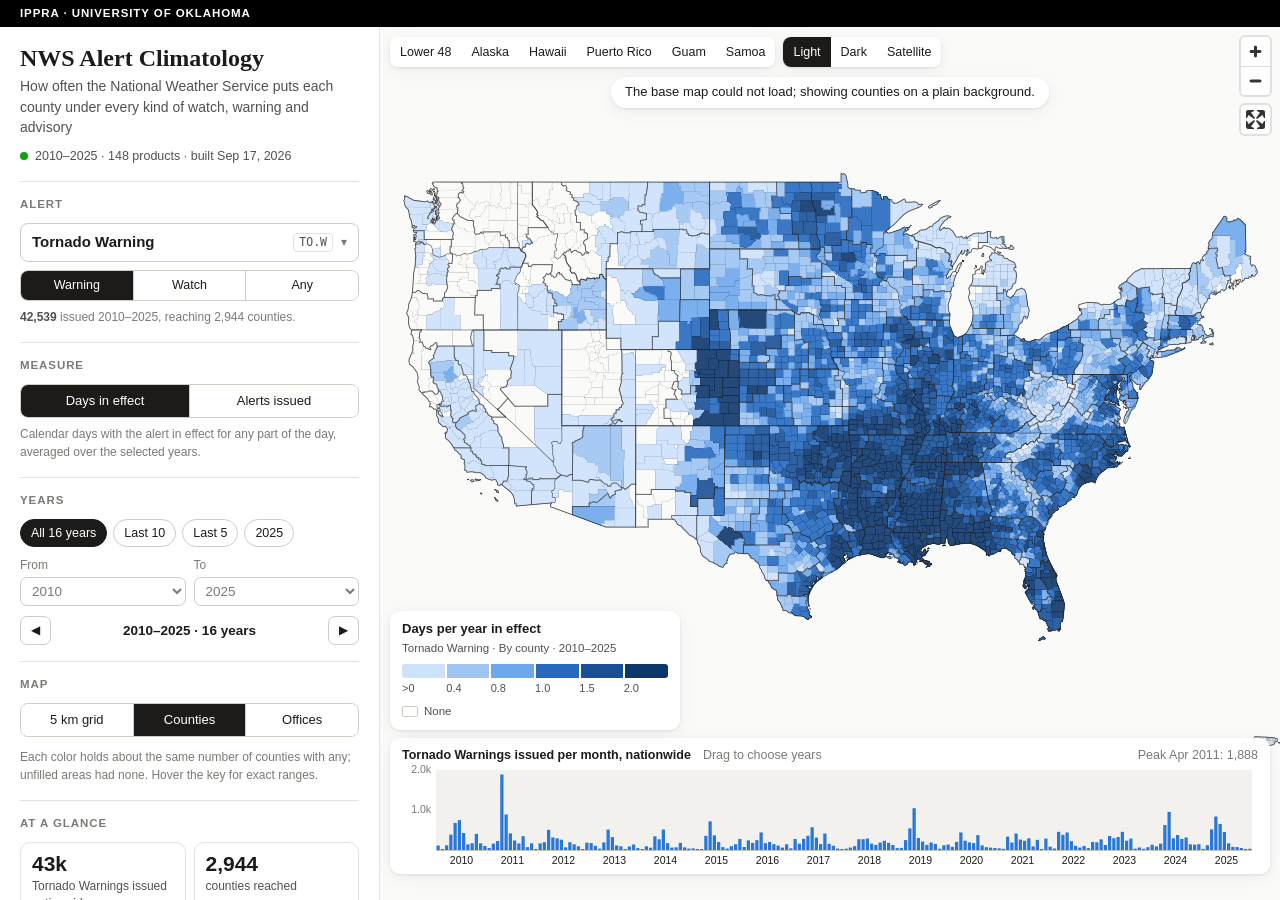
<file: index.html>
<!DOCTYPE html>
<html lang="en">
<head>
<meta charset="utf-8">
<meta name="viewport" content="width=device-width, initial-scale=1">
<script>
// Some static handlers serve /alerts without adding the trailing slash, which
// breaks every relative URL in this page. Canonicalize first.
(function(){var p=location.pathname;
if(!/\/$/.test(p)&&!/\.html$/.test(p)){location.replace(p+"/"+location.search+location.hash);}})();
</script>
<title>NWS Alert Climatology — Watches, Warnings and Advisories by County</title>
<meta name="description" content="How often the National Weather Service puts each U.S. county under every kind of watch, warning and advisory, 2010 to 2025.">
<link rel="icon" href="data:image/svg+xml,%3Csvg xmlns='http://www.w3.org/2000/svg' viewBox='0 0 32 32'%3E%3Crect x='3' y='3' width='12' height='12' rx='2' fill='%239ec5f4'/%3E%3Crect x='17' y='3' width='12' height='12' rx='2' fill='%233987e5'/%3E%3Crect x='3' y='17' width='12' height='12' rx='2' fill='%23184f95'/%3E%3Crect x='17' y='17' width='12' height='12' rx='2' fill='%230d366b'/%3E%3C/svg%3E">
<link rel="stylesheet" href="./assets/vendor/maplibre-gl-6.10.0/maplibre-gl.css">
<link rel="stylesheet" href="./engine.css?v=202609171353">
<script>
window.NAC_BUILD = "202609171353";
// Watchdog: if the app never leaves the loading screen, say what failed rather
// than leaving a blank map.
window.__nacFailed = [];
window.addEventListener("error", function (e) {
  var t = e && e.target;
  if (t && (t.src || t.href)) { window.__nacFailed.push(t.src || t.href); }
  else { window.__nacErr = (e && e.message) || String(e); }
}, true);
window.addEventListener("unhandledrejection", function (e) {
  window.__nacErr = "async: " + ((e.reason && e.reason.message) || e.reason);
});
window.addEventListener("load", function () { setTimeout(function () {
  var l = document.getElementById("boot");
  if (!l || l.hidden) return;
  var d = ["engine.js executed: " + (window.NAC_ENGINE_LOADED ? "yes" : "NO")];
  if (window.__nacFailed.length) d.push("failed to load: " + window.__nacFailed.join(", "));
  if (window.__nacErr) d.push("error: " + window.__nacErr);
  l.textContent = "The map failed to start.\n\nDiagnostics (please send these to the maintainers):\n" +
    d.join("\n") + "\nbuild " + window.NAC_BUILD + " — " + navigator.userAgent;
  l.classList.add("boot-failed");
}, 10000); });
</script>
</head>
<body>
<!-- The IPPRA institutional bar, shared with every IPPRA dashboard. Static
     markup so it paints with the page; see fusion_dash/site/index.html for why
     it has two modes. -->
<div id="ippra-bar">
  <a class="ippra-bar-home" href="https://ippra.net">IPPRA &middot; University of Oklahoma</a>
  <a class="ippra-bar-back" href="https://ippra.net"><span aria-hidden="true">&larr;</span> Back to IPPRA</a>
</div>
<script>
(function () {
  var root = document.documentElement;
  // Only ever return to a path on this origin: an absolute destination would
  // make this an open redirect.
  function safePath(p) {
    return (typeof p === "string" && p.charAt(0) === "/" &&
            p.charAt(1) !== "/" && p.charAt(1) !== "\\") ? p : null;
  }
  var back = null;
  try {
    back = safePath(new URLSearchParams(location.search).get("from"));
    if (!back && document.referrer) {
      var r = new URL(document.referrer);
      if (r.origin === location.origin &&
          r.pathname.replace(/\/+$/, "") !== location.pathname.replace(/\/+$/, "")) {
        back = r.pathname + r.search;
      }
    }
  } catch (e) { /* malformed referrer: keep the institutional link */ }

  if (back) {
    root.setAttribute("data-entry", "referred");
    var backLink = document.querySelector(".ippra-bar-back");
    backLink.setAttribute("href", back);
    // Links from ippra.net open a new tab, so "back" means closing it. close()
    // is refused silently once the tab has history, hence the fallback timer.
    backLink.addEventListener("click", function (ev) {
      if (ev.button !== 0 || ev.metaKey || ev.ctrlKey || ev.shiftKey || ev.altKey) return;
      ev.preventDefault();
      var href = backLink.getAttribute("href");
      window.close();
      setTimeout(function () { location.href = href; }, 150);
    });
    if (window.history && history.replaceState && /[?&]from=/.test(location.search)) {
      var q = new URLSearchParams(location.search);
      q.delete("from");
      var qs = q.toString();
      history.replaceState(null, "", location.pathname + (qs ? "?" + qs : "") + location.hash);
    }
  }
})();
</script>

<div id="shell">
  <aside id="panel" aria-label="Controls and summary">
    <header class="panel-head">
      <h1>NWS Alert Climatology</h1>
      <p class="lede">How often the National Weather Service puts each county under every kind of watch, warning and advisory</p>
      <p class="freshness" id="freshness"><span class="live-dot" aria-hidden="true"></span><span id="freshness-text">Loading&hellip;</span></p>
    </header>

    <section class="block" aria-labelledby="h-alert">
      <h2 id="h-alert">Alert</h2>
      <div class="picker" id="picker">
        <button type="button" class="picker-btn" id="picker-btn" aria-haspopup="listbox" aria-expanded="false" aria-controls="picker-pop">
          <span class="picker-label" id="picker-label">Loading&hellip;</span>
          <span class="picker-code" id="picker-code"></span>
          <span class="picker-caret" aria-hidden="true">&#9662;</span>
        </button>
        <div class="picker-pop" id="picker-pop" hidden>
          <input type="search" id="picker-search" placeholder="Search 150 products — tornado, heat, SV.W&hellip;" autocomplete="off" aria-label="Search products" aria-controls="picker-list">
          <div class="picker-list" id="picker-list" role="listbox" aria-label="Products"></div>
        </div>
      </div>
      <div class="seg small" role="radiogroup" aria-label="Significance" id="sig-seg"></div>
      <p class="note" id="product-note"></p>
    </section>

    <section class="block" aria-labelledby="h-measure">
      <h2 id="h-measure">Measure</h2>
      <div class="seg" role="radiogroup" aria-label="Measure" id="measure-seg">
        <button type="button" role="radio" data-measure="days">Days in effect</button>
        <button type="button" role="radio" data-measure="alerts">Alerts issued</button>
      </div>
      <p class="note" id="measure-note"></p>
    </section>

    <section class="block" aria-labelledby="h-years">
      <h2 id="h-years">Years</h2>
      <div class="chips" id="year-presets" role="group" aria-label="Year presets"></div>
      <div class="date-row">
        <label>From <select id="year-start"></select></label>
        <label>To <select id="year-end"></select></label>
      </div>
      <div class="step-row">
        <button type="button" class="btn icon" id="step-back" title="Earlier years (←)" aria-label="Earlier years">&#9664;</button>
        <span class="range-label" id="range-label" aria-live="polite"></span>
        <button type="button" class="btn icon" id="step-fwd" title="Later years (→)" aria-label="Later years">&#9654;</button>
      </div>
    </section>

    <section class="block" aria-labelledby="h-map">
      <h2 id="h-map">Map</h2>
      <div class="seg" role="radiogroup" aria-label="Map units, smallest to largest" id="unit-seg">
        <button type="button" role="radio" data-unit="grid">5 km grid</button>
        <button type="button" role="radio" data-unit="counties">Counties</button>
        <button type="button" role="radio" data-unit="offices">Offices</button>
      </div>
      <div class="legend" id="legend" aria-live="polite"></div>
    </section>

    <section class="block" aria-labelledby="h-summary">
      <h2 id="h-summary">At a glance</h2>
      <div class="tiles" id="tiles"></div>
    </section>

    <section class="block" aria-labelledby="h-rank">
      <h2 id="h-rank">Ranking</h2>
      <div class="rank-tools">
        <div class="finder">
          <input type="search" id="find" placeholder="Find a county or office" autocomplete="off" aria-label="Find a county or office" aria-controls="find-list">
          <ul class="find-list" id="find-list" role="listbox" hidden></ul>
        </div>
        <select id="state-filter" aria-label="Limit to a state"></select>
      </div>
      <ol class="rank-list" id="rank-list"></ol>
      <button type="button" class="link-btn" id="rank-more" aria-expanded="false"></button>
    </section>

    <section class="block actions" aria-label="Share and download">
      <button type="button" class="btn" id="copy-link">Copy link</button>
      <button type="button" class="btn" id="save-png">Save image</button>
      <button type="button" class="btn" id="download-csv">Download CSV</button>
    </section>

    <section class="block about">
      <details>
        <summary>About these data</summary>
        <div id="about"></div>
      </details>
    </section>
  </aside>

  <main id="stage">
    <div id="map" role="region" aria-label="Map of alert frequency"></div>
    <div id="boot" class="boot">Loading the alert archive&hellip;</div>
    <div id="busy" class="busy" hidden>Loading <span id="busy-text"></span>&hellip;</div>
    <div id="toast" class="toast" role="status" hidden></div>
    <div class="map-tools">
      <div class="regions" id="regions" role="group" aria-label="Jump to region"></div>
      <div class="basemaps" id="basemaps" role="radiogroup" aria-label="Base map"></div>
    </div>
    <div id="hover-tip" class="tip map-tip" hidden></div>

    <aside id="card" class="card" aria-live="polite" hidden>
      <button type="button" class="card-close" id="card-close" aria-label="Close">&times;</button>
      <p class="card-kicker" id="card-kicker"></p>
      <h3 class="card-title" id="card-title"></h3>
      <p class="card-sub" id="card-sub"></p>
      <div class="card-hero">
        <span class="card-value" id="card-value"></span>
        <span class="card-unit" id="card-unit"></span>
      </div>
      <p class="card-other" id="card-other"></p>
      <p class="card-rank" id="card-rank"></p>
      <div class="card-chart">
        <div class="card-chart-head"><span id="card-years-title">By year</span><span class="card-chart-max" id="card-years-max"></span></div>
        <svg id="card-years" role="img" aria-label="Values by year"></svg>
      </div>
      <div class="card-chart" id="card-months-wrap">
        <div class="card-chart-head"><span id="card-months-title">By month</span><span class="card-chart-max" id="card-months-max"></span></div>
        <svg id="card-months" role="img" aria-label="Values by month"></svg>
      </div>
      <p class="card-foot" id="card-foot"></p>
    </aside>

    <section id="timeline-wrap" aria-label="Timeline">
      <div id="map-key" class="map-key" aria-live="polite" hidden></div>
      <div class="timeline-head">
        <span class="timeline-title" id="timeline-title">Alerts issued per month</span>
        <span class="timeline-hint">Drag to choose years</span>
        <span class="timeline-legend" id="timeline-legend"></span>
      </div>
      <div class="timeline-body">
        <canvas id="timeline" tabindex="0" aria-label="Alerts issued each month nationwide. Drag to select years; arrow keys move the selection."></canvas>
        <div id="timeline-tip" class="tip" hidden></div>
      </div>
    </section>
  </main>
</div>

<script type="module" src="./engine.js?v=202609171353"></script>
</body>
</html>
</file>
<file: assets/vendor/maplibre-gl-6.10.0/maplibre-gl.css>
.maplibregl-map{font:12px/20px Helvetica Neue,Arial,Helvetica,sans-serif;overflow:hidden;position:relative;-webkit-tap-highlight-color:rgb(0 0 0/0)}.maplibregl-canvas{position:absolute;left:0;top:0}.maplibregl-map:fullscreen{width:100%;height:100%}.maplibregl-ctrl-group button.maplibregl-ctrl-compass{touch-action:none}.maplibregl-canvas-container.maplibregl-interactive,.maplibregl-ctrl-group button.maplibregl-ctrl-compass{cursor:grab;-webkit-user-select:none;-moz-user-select:none;user-select:none}.maplibregl-canvas-container.maplibregl-interactive.maplibregl-track-pointer{cursor:pointer}.maplibregl-canvas-container.maplibregl-interactive:active,.maplibregl-ctrl-group button.maplibregl-ctrl-compass:active{cursor:grabbing}.maplibregl-canvas-container.maplibregl-touch-zoom-rotate,.maplibregl-canvas-container.maplibregl-touch-zoom-rotate .maplibregl-canvas{touch-action:pan-x pan-y}.maplibregl-canvas-container.maplibregl-touch-drag-pan,.maplibregl-canvas-container.maplibregl-touch-drag-pan .maplibregl-canvas{touch-action:pinch-zoom}.maplibregl-canvas-container.maplibregl-touch-zoom-rotate.maplibregl-touch-drag-pan,.maplibregl-canvas-container.maplibregl-touch-zoom-rotate.maplibregl-touch-drag-pan .maplibregl-canvas{touch-action:none}.maplibregl-canvas-container.maplibregl-touch-drag-pan.maplibregl-cooperative-gestures,.maplibregl-canvas-container.maplibregl-touch-drag-pan.maplibregl-cooperative-gestures .maplibregl-canvas{touch-action:pan-x pan-y}.maplibregl-ctrl-bottom-left,.maplibregl-ctrl-bottom-right,.maplibregl-ctrl-top-left,.maplibregl-ctrl-top-right{position:absolute;pointer-events:none;z-index:2}.maplibregl-ctrl-top-left{top:0;left:0}.maplibregl-ctrl-top-right{top:0;right:0}.maplibregl-ctrl-bottom-left{bottom:0;left:0}.maplibregl-ctrl-bottom-right{right:0;bottom:0}.maplibregl-ctrl{clear:both;pointer-events:auto;transform:translate(0)}.maplibregl-ctrl-top-left .maplibregl-ctrl{margin:10px 0 0 10px;float:left}.maplibregl-ctrl-top-right .maplibregl-ctrl{margin:10px 10px 0 0;float:right}.maplibregl-ctrl-bottom-left .maplibregl-ctrl{margin:0 0 10px 10px;float:left}.maplibregl-ctrl-bottom-right .maplibregl-ctrl{margin:0 10px 10px 0;float:right}.maplibregl-ctrl-group{border-radius:4px;background:#fff}.maplibregl-ctrl-group:not(:empty){box-shadow:0 0 0 2px rgba(0,0,0,.1)}@media (forced-colors:active){.maplibregl-ctrl-group:not(:empty){box-shadow:0 0 0 2px ButtonText}}.maplibregl-ctrl-group button{width:29px;height:29px;display:block;padding:0;outline:none;border:0;box-sizing:border-box;background-color:transparent;cursor:pointer}.maplibregl-ctrl-group button+button{border-top:1px solid #ddd}.maplibregl-ctrl button .maplibregl-ctrl-icon{display:block;width:100%;height:100%;background-repeat:no-repeat;background-position:50%}@media (forced-colors:active){.maplibregl-ctrl-icon{background-color:transparent}.maplibregl-ctrl-group button+button{border-top:1px solid ButtonText}}.maplibregl-ctrl button::-moz-focus-inner{border:0;padding:0}.maplibregl-ctrl-attrib-button:focus,.maplibregl-ctrl-group button:focus{box-shadow:0 0 2px 2px #0096ff}.maplibregl-ctrl button:disabled{cursor:not-allowed}.maplibregl-ctrl button:disabled .maplibregl-ctrl-icon{opacity:.25}@media (hover:hover){.maplibregl-ctrl button:not(:disabled):hover{background-color:rgba(0,0,0,.05)}}.maplibregl-ctrl button:not(:disabled):active{background-color:rgba(0,0,0,.05)}.maplibregl-ctrl-group button:focus:focus-visible{box-shadow:0 0 2px 2px #0096ff}.maplibregl-ctrl-group button:focus:not(:focus-visible){box-shadow:none}.maplibregl-ctrl-group button:focus:first-child{border-radius:4px 4px 0 0}.maplibregl-ctrl-group button:focus:last-child{border-radius:0 0 4px 4px}.maplibregl-ctrl-group button:focus:only-child{border-radius:inherit}.maplibregl-ctrl button.maplibregl-ctrl-zoom-out .maplibregl-ctrl-icon{background-image:url("data:image/svg+xml;charset=utf-8,%3Csvg%20xmlns%3D%22http%3A%2F%2Fwww.w3.org%2F2000%2Fsvg%22%20width%3D%2229%22%20height%3D%2229%22%20fill%3D%22%23333%22%20viewBox%3D%220%200%2029%2029%22%3E%3Cpath%20d%3D%22M10%2013c-.75%200-1.5.75-1.5%201.5S9.25%2016%2010%2016h9c.75%200%201.5-.75%201.5-1.5S19.75%2013%2019%2013z%22%2F%3E%3C%2Fsvg%3E")}.maplibregl-ctrl button.maplibregl-ctrl-zoom-in .maplibregl-ctrl-icon{background-image:url("data:image/svg+xml;charset=utf-8,%3Csvg%20xmlns%3D%22http%3A%2F%2Fwww.w3.org%2F2000%2Fsvg%22%20width%3D%2229%22%20height%3D%2229%22%20fill%3D%22%23333%22%20viewBox%3D%220%200%2029%2029%22%3E%3Cpath%20d%3D%22M14.5%208.5c-.75%200-1.5.75-1.5%201.5v3h-3c-.75%200-1.5.75-1.5%201.5S9.25%2016%2010%2016h3v3c0%20.75.75%201.5%201.5%201.5S16%2019.75%2016%2019v-3h3c.75%200%201.5-.75%201.5-1.5S19.75%2013%2019%2013h-3v-3c0-.75-.75-1.5-1.5-1.5%22%2F%3E%3C%2Fsvg%3E")}@media (forced-colors:active){.maplibregl-ctrl button.maplibregl-ctrl-zoom-out .maplibregl-ctrl-icon{background-image:url("data:image/svg+xml;charset=utf-8,%3Csvg%20xmlns%3D%22http%3A%2F%2Fwww.w3.org%2F2000%2Fsvg%22%20width%3D%2229%22%20height%3D%2229%22%20fill%3D%22%23fff%22%20viewBox%3D%220%200%2029%2029%22%3E%3Cpath%20d%3D%22M10%2013c-.75%200-1.5.75-1.5%201.5S9.25%2016%2010%2016h9c.75%200%201.5-.75%201.5-1.5S19.75%2013%2019%2013z%22%2F%3E%3C%2Fsvg%3E")}.maplibregl-ctrl button.maplibregl-ctrl-zoom-in .maplibregl-ctrl-icon{background-image:url("data:image/svg+xml;charset=utf-8,%3Csvg%20xmlns%3D%22http%3A%2F%2Fwww.w3.org%2F2000%2Fsvg%22%20width%3D%2229%22%20height%3D%2229%22%20fill%3D%22%23fff%22%20viewBox%3D%220%200%2029%2029%22%3E%3Cpath%20d%3D%22M14.5%208.5c-.75%200-1.5.75-1.5%201.5v3h-3c-.75%200-1.5.75-1.5%201.5S9.25%2016%2010%2016h3v3c0%20.75.75%201.5%201.5%201.5S16%2019.75%2016%2019v-3h3c.75%200%201.5-.75%201.5-1.5S19.75%2013%2019%2013h-3v-3c0-.75-.75-1.5-1.5-1.5%22%2F%3E%3C%2Fsvg%3E")}}@media (forced-colors:active) and (prefers-color-scheme:light){.maplibregl-ctrl button.maplibregl-ctrl-zoom-out .maplibregl-ctrl-icon{background-image:url("data:image/svg+xml;charset=utf-8,%3Csvg%20xmlns%3D%22http%3A%2F%2Fwww.w3.org%2F2000%2Fsvg%22%20width%3D%2229%22%20height%3D%2229%22%20viewBox%3D%220%200%2029%2029%22%3E%3Cpath%20d%3D%22M10%2013c-.75%200-1.5.75-1.5%201.5S9.25%2016%2010%2016h9c.75%200%201.5-.75%201.5-1.5S19.75%2013%2019%2013z%22%2F%3E%3C%2Fsvg%3E")}.maplibregl-ctrl button.maplibregl-ctrl-zoom-in .maplibregl-ctrl-icon{background-image:url("data:image/svg+xml;charset=utf-8,%3Csvg%20xmlns%3D%22http%3A%2F%2Fwww.w3.org%2F2000%2Fsvg%22%20width%3D%2229%22%20height%3D%2229%22%20viewBox%3D%220%200%2029%2029%22%3E%3Cpath%20d%3D%22M14.5%208.5c-.75%200-1.5.75-1.5%201.5v3h-3c-.75%200-1.5.75-1.5%201.5S9.25%2016%2010%2016h3v3c0%20.75.75%201.5%201.5%201.5S16%2019.75%2016%2019v-3h3c.75%200%201.5-.75%201.5-1.5S19.75%2013%2019%2013h-3v-3c0-.75-.75-1.5-1.5-1.5%22%2F%3E%3C%2Fsvg%3E")}}.maplibregl-ctrl button.maplibregl-ctrl-fullscreen .maplibregl-ctrl-icon{background-image:url("data:image/svg+xml;charset=utf-8,%3Csvg%20xmlns%3D%22http%3A%2F%2Fwww.w3.org%2F2000%2Fsvg%22%20width%3D%2229%22%20height%3D%2229%22%20fill%3D%22%23333%22%20viewBox%3D%220%200%2029%2029%22%3E%3Cpath%20d%3D%22M24%2016v5.5c0%201.75-.75%202.5-2.5%202.5H16v-1l3-1.5-4-5.5%201-1%205.5%204%201.5-3zM6%2016l1.5%203%205.5-4%201%201-4%205.5%203%201.5v1H7.5C5.75%2024%205%2023.25%205%2021.5V16zm7-11v1l-3%201.5%204%205.5-1%201-5.5-4L6%2013H5V7.5C5%205.75%205.75%205%207.5%205zm11%202.5c0-1.75-.75-2.5-2.5-2.5H16v1l3%201.5-4%205.5%201%201%205.5-4%201.5%203h1z%22%2F%3E%3C%2Fsvg%3E")}.maplibregl-ctrl button.maplibregl-ctrl-shrink .maplibregl-ctrl-icon{background-image:url("data:image/svg+xml;charset=utf-8,%3Csvg%20xmlns%3D%22http%3A%2F%2Fwww.w3.org%2F2000%2Fsvg%22%20width%3D%2229%22%20height%3D%2229%22%20viewBox%3D%220%200%2029%2029%22%3E%3Cpath%20d%3D%22M18.5%2016c-1.75%200-2.5.75-2.5%202.5V24h1l1.5-3%205.5%204%201-1-4-5.5%203-1.5v-1zM13%2018.5c0-1.75-.75-2.5-2.5-2.5H5v1l3%201.5L4%2024l1%201%205.5-4%201.5%203h1zm3-8c0%201.75.75%202.5%202.5%202.5H24v-1l-3-1.5L25%205l-1-1-5.5%204L17%205h-1zM10.5%2013c1.75%200%202.5-.75%202.5-2.5V5h-1l-1.5%203L5%204%204%205l4%205.5L5%2012v1z%22%2F%3E%3C%2Fsvg%3E")}@media (forced-colors:active){.maplibregl-ctrl button.maplibregl-ctrl-fullscreen .maplibregl-ctrl-icon{background-image:url("data:image/svg+xml;charset=utf-8,%3Csvg%20xmlns%3D%22http%3A%2F%2Fwww.w3.org%2F2000%2Fsvg%22%20width%3D%2229%22%20height%3D%2229%22%20fill%3D%22%23fff%22%20viewBox%3D%220%200%2029%2029%22%3E%3Cpath%20d%3D%22M24%2016v5.5c0%201.75-.75%202.5-2.5%202.5H16v-1l3-1.5-4-5.5%201-1%205.5%204%201.5-3zM6%2016l1.5%203%205.5-4%201%201-4%205.5%203%201.5v1H7.5C5.75%2024%205%2023.25%205%2021.5V16zm7-11v1l-3%201.5%204%205.5-1%201-5.5-4L6%2013H5V7.5C5%205.75%205.75%205%207.5%205zm11%202.5c0-1.75-.75-2.5-2.5-2.5H16v1l3%201.5-4%205.5%201%201%205.5-4%201.5%203h1z%22%2F%3E%3C%2Fsvg%3E")}.maplibregl-ctrl button.maplibregl-ctrl-shrink .maplibregl-ctrl-icon{background-image:url("data:image/svg+xml;charset=utf-8,%3Csvg%20xmlns%3D%22http%3A%2F%2Fwww.w3.org%2F2000%2Fsvg%22%20width%3D%2229%22%20height%3D%2229%22%20fill%3D%22%23fff%22%20viewBox%3D%220%200%2029%2029%22%3E%3Cpath%20d%3D%22M18.5%2016c-1.75%200-2.5.75-2.5%202.5V24h1l1.5-3%205.5%204%201-1-4-5.5%203-1.5v-1zM13%2018.5c0-1.75-.75-2.5-2.5-2.5H5v1l3%201.5L4%2024l1%201%205.5-4%201.5%203h1zm3-8c0%201.75.75%202.5%202.5%202.5H24v-1l-3-1.5L25%205l-1-1-5.5%204L17%205h-1zM10.5%2013c1.75%200%202.5-.75%202.5-2.5V5h-1l-1.5%203L5%204%204%205l4%205.5L5%2012v1z%22%2F%3E%3C%2Fsvg%3E")}}@media (forced-colors:active) and (prefers-color-scheme:light){.maplibregl-ctrl button.maplibregl-ctrl-fullscreen .maplibregl-ctrl-icon{background-image:url("data:image/svg+xml;charset=utf-8,%3Csvg%20xmlns%3D%22http%3A%2F%2Fwww.w3.org%2F2000%2Fsvg%22%20width%3D%2229%22%20height%3D%2229%22%20viewBox%3D%220%200%2029%2029%22%3E%3Cpath%20d%3D%22M24%2016v5.5c0%201.75-.75%202.5-2.5%202.5H16v-1l3-1.5-4-5.5%201-1%205.5%204%201.5-3zM6%2016l1.5%203%205.5-4%201%201-4%205.5%203%201.5v1H7.5C5.75%2024%205%2023.25%205%2021.5V16zm7-11v1l-3%201.5%204%205.5-1%201-5.5-4L6%2013H5V7.5C5%205.75%205.75%205%207.5%205zm11%202.5c0-1.75-.75-2.5-2.5-2.5H16v1l3%201.5-4%205.5%201%201%205.5-4%201.5%203h1z%22%2F%3E%3C%2Fsvg%3E")}.maplibregl-ctrl button.maplibregl-ctrl-shrink .maplibregl-ctrl-icon{background-image:url("data:image/svg+xml;charset=utf-8,%3Csvg%20xmlns%3D%22http%3A%2F%2Fwww.w3.org%2F2000%2Fsvg%22%20width%3D%2229%22%20height%3D%2229%22%20viewBox%3D%220%200%2029%2029%22%3E%3Cpath%20d%3D%22M18.5%2016c-1.75%200-2.5.75-2.5%202.5V24h1l1.5-3%205.5%204%201-1-4-5.5%203-1.5v-1zM13%2018.5c0-1.75-.75-2.5-2.5-2.5H5v1l3%201.5L4%2024l1%201%205.5-4%201.5%203h1zm3-8c0%201.75.75%202.5%202.5%202.5H24v-1l-3-1.5L25%205l-1-1-5.5%204L17%205h-1zM10.5%2013c1.75%200%202.5-.75%202.5-2.5V5h-1l-1.5%203L5%204%204%205l4%205.5L5%2012v1z%22%2F%3E%3C%2Fsvg%3E")}}.maplibregl-ctrl button.maplibregl-ctrl-compass .maplibregl-ctrl-icon{background-image:url("data:image/svg+xml;charset=utf-8,%3Csvg%20xmlns%3D%22http%3A%2F%2Fwww.w3.org%2F2000%2Fsvg%22%20width%3D%2229%22%20height%3D%2229%22%20fill%3D%22%23333%22%20viewBox%3D%220%200%2029%2029%22%3E%3Cpath%20d%3D%22m10.5%2014%204-8%204%208z%22%2F%3E%3Cpath%20fill%3D%22%23ccc%22%20d%3D%22m10.5%2016%204%208%204-8z%22%2F%3E%3C%2Fsvg%3E")}@media (forced-colors:active){.maplibregl-ctrl button.maplibregl-ctrl-compass .maplibregl-ctrl-icon{background-image:url("data:image/svg+xml;charset=utf-8,%3Csvg%20xmlns%3D%22http%3A%2F%2Fwww.w3.org%2F2000%2Fsvg%22%20width%3D%2229%22%20height%3D%2229%22%20fill%3D%22%23fff%22%20viewBox%3D%220%200%2029%2029%22%3E%3Cpath%20d%3D%22m10.5%2014%204-8%204%208z%22%2F%3E%3Cpath%20fill%3D%22%23ccc%22%20d%3D%22m10.5%2016%204%208%204-8z%22%2F%3E%3C%2Fsvg%3E")}}@media (forced-colors:active) and (prefers-color-scheme:light){.maplibregl-ctrl button.maplibregl-ctrl-compass .maplibregl-ctrl-icon{background-image:url("data:image/svg+xml;charset=utf-8,%3Csvg%20xmlns%3D%22http%3A%2F%2Fwww.w3.org%2F2000%2Fsvg%22%20width%3D%2229%22%20height%3D%2229%22%20viewBox%3D%220%200%2029%2029%22%3E%3Cpath%20d%3D%22m10.5%2014%204-8%204%208z%22%2F%3E%3Cpath%20fill%3D%22%23ccc%22%20d%3D%22m10.5%2016%204%208%204-8z%22%2F%3E%3C%2Fsvg%3E")}}.maplibregl-ctrl button.maplibregl-ctrl-globe .maplibregl-ctrl-icon{background-image:url("data:image/svg+xml;charset=utf-8,%3Csvg%20xmlns%3D%22http%3A%2F%2Fwww.w3.org%2F2000%2Fsvg%22%20width%3D%2222%22%20height%3D%2222%22%20fill%3D%22none%22%20stroke%3D%22%23333%22%20viewBox%3D%220%200%2022%2022%22%3E%3Ccircle%20cx%3D%2211%22%20cy%3D%2211%22%20r%3D%228.5%22%2F%3E%3Cpath%20d%3D%22M17.5%2011c0%204.819-3.02%208.5-6.5%208.5S4.5%2015.819%204.5%2011%207.52%202.5%2011%202.5s6.5%203.681%206.5%208.5Z%22%2F%3E%3Cpath%20d%3D%22M13.5%2011c0%202.447-.331%204.64-.853%206.206-.262.785-.562%201.384-.872%201.777-.314.399-.58.517-.775.517s-.461-.118-.775-.517c-.31-.393-.61-.992-.872-1.777C8.831%2015.64%208.5%2013.446%208.5%2011s.331-4.64.853-6.206c.262-.785.562-1.384.872-1.777.314-.399.58-.517.775-.517s.461.118.775.517c.31.393.61.992.872%201.777.522%201.565.853%203.76.853%206.206Z%22%2F%3E%3Cpath%20d%3D%22M11%207.5c-1.909%200-3.622-.166-4.845-.428-.616-.132-1.08-.283-1.379-.434a1.3%201.3%200%200%201-.224-.138q.07-.058.224-.138c.299-.151.763-.302%201.379-.434C7.378%205.666%209.091%205.5%2011%205.5s3.622.166%204.845.428c.616.132%201.08.283%201.379.434.105.053.177.1.224.138q-.07.058-.224.138c-.299.151-.763.302-1.379.434-1.223.262-2.936.428-4.845.428Zm0%209c-1.909%200-3.622-.166-4.845-.428-.616-.132-1.08-.283-1.379-.434a1.3%201.3%200%200%201-.224-.138%201.3%201.3%200%200%201%20.224-.138c.299-.151.763-.302%201.379-.434C7.378%2014.666%209.091%2014.5%2011%2014.5s3.622.166%204.845.428c.616.132%201.08.283%201.379.434.105.053.177.1.224.138a1.3%201.3%200%200%201-.224.138c-.299.151-.763.302-1.379.434-1.223.262-2.936.428-4.845.428Zm0-4c-2.46%200-4.672-.222-6.255-.574-.796-.177-1.406-.38-1.805-.59a1.5%201.5%200%200%201-.39-.272.3.3%200%200%201-.047-.064.3.3%200%200%201%20.048-.064c.066-.073.189-.167.389-.272.399-.21%201.009-.413%201.805-.59C6.328%209.722%208.54%209.5%2011%209.5s4.672.222%206.256.574c.795.177%201.405.38%201.804.59.2.105.323.2.39.272a.3.3%200%200%201%20.047.064.3.3%200%200%201-.048.064%201.4%201.4%200%200%201-.389.272c-.399.21-1.009.413-1.804.59-1.584.352-3.796.574-6.256.574Zm-8.501-1.51v.002zm0%20.018v.002zm17.002.002v-.002zm0-.018v-.002z%22%2F%3E%3C%2Fsvg%3E")}.maplibregl-ctrl button.maplibregl-ctrl-globe-enabled .maplibregl-ctrl-icon{background-image:url("data:image/svg+xml;charset=utf-8,%3Csvg%20xmlns%3D%22http%3A%2F%2Fwww.w3.org%2F2000%2Fsvg%22%20width%3D%2222%22%20height%3D%2222%22%20fill%3D%22none%22%20stroke%3D%22%2333b5e5%22%20viewBox%3D%220%200%2022%2022%22%3E%3Ccircle%20cx%3D%2211%22%20cy%3D%2211%22%20r%3D%228.5%22%2F%3E%3Cpath%20d%3D%22M17.5%2011c0%204.819-3.02%208.5-6.5%208.5S4.5%2015.819%204.5%2011%207.52%202.5%2011%202.5s6.5%203.681%206.5%208.5Z%22%2F%3E%3Cpath%20d%3D%22M13.5%2011c0%202.447-.331%204.64-.853%206.206-.262.785-.562%201.384-.872%201.777-.314.399-.58.517-.775.517s-.461-.118-.775-.517c-.31-.393-.61-.992-.872-1.777C8.831%2015.64%208.5%2013.446%208.5%2011s.331-4.64.853-6.206c.262-.785.562-1.384.872-1.777.314-.399.58-.517.775-.517s.461.118.775.517c.31.393.61.992.872%201.777.522%201.565.853%203.76.853%206.206Z%22%2F%3E%3Cpath%20d%3D%22M11%207.5c-1.909%200-3.622-.166-4.845-.428-.616-.132-1.08-.283-1.379-.434a1.3%201.3%200%200%201-.224-.138q.07-.058.224-.138c.299-.151.763-.302%201.379-.434C7.378%205.666%209.091%205.5%2011%205.5s3.622.166%204.845.428c.616.132%201.08.283%201.379.434.105.053.177.1.224.138q-.07.058-.224.138c-.299.151-.763.302-1.379.434-1.223.262-2.936.428-4.845.428Zm0%209c-1.909%200-3.622-.166-4.845-.428-.616-.132-1.08-.283-1.379-.434a1.3%201.3%200%200%201-.224-.138%201.3%201.3%200%200%201%20.224-.138c.299-.151.763-.302%201.379-.434C7.378%2014.666%209.091%2014.5%2011%2014.5s3.622.166%204.845.428c.616.132%201.08.283%201.379.434.105.053.177.1.224.138a1.3%201.3%200%200%201-.224.138c-.299.151-.763.302-1.379.434-1.223.262-2.936.428-4.845.428Zm0-4c-2.46%200-4.672-.222-6.255-.574-.796-.177-1.406-.38-1.805-.59a1.5%201.5%200%200%201-.39-.272.3.3%200%200%201-.047-.064.3.3%200%200%201%20.048-.064c.066-.073.189-.167.389-.272.399-.21%201.009-.413%201.805-.59C6.328%209.722%208.54%209.5%2011%209.5s4.672.222%206.256.574c.795.177%201.405.38%201.804.59.2.105.323.2.39.272a.3.3%200%200%201%20.047.064.3.3%200%200%201-.048.064%201.4%201.4%200%200%201-.389.272c-.399.21-1.009.413-1.804.59-1.584.352-3.796.574-6.256.574Zm-8.501-1.51v.002zm0%20.018v.002zm17.002.002v-.002zm0-.018v-.002z%22%2F%3E%3C%2Fsvg%3E")}.maplibregl-ctrl button.maplibregl-ctrl-terrain .maplibregl-ctrl-icon{background-image:url("data:image/svg+xml;charset=utf-8,%3Csvg%20xmlns%3D%22http%3A%2F%2Fwww.w3.org%2F2000%2Fsvg%22%20width%3D%2222%22%20height%3D%2222%22%20fill%3D%22%23333%22%20viewBox%3D%220%200%2022%2022%22%3E%3Cpath%20d%3D%22m1.754%2013.406%204.453-4.851%203.09%203.09%203.281%203.277.969-.969-3.309-3.312%203.844-4.121%206.148%206.886h1.082v-.855l-7.207-8.07-4.84%205.187L6.169%206.57l-5.48%205.965v.871ZM.688%2016.844h20.625v1.375H.688Zm0%200%22%2F%3E%3C%2Fsvg%3E")}.maplibregl-ctrl button.maplibregl-ctrl-terrain-enabled .maplibregl-ctrl-icon{background-image:url("data:image/svg+xml;charset=utf-8,%3Csvg%20xmlns%3D%22http%3A%2F%2Fwww.w3.org%2F2000%2Fsvg%22%20width%3D%2222%22%20height%3D%2222%22%20fill%3D%22%2333b5e5%22%20viewBox%3D%220%200%2022%2022%22%3E%3Cpath%20d%3D%22m1.754%2013.406%204.453-4.851%203.09%203.09%203.281%203.277.969-.969-3.309-3.312%203.844-4.121%206.148%206.886h1.082v-.855l-7.207-8.07-4.84%205.187L6.169%206.57l-5.48%205.965v.871ZM.688%2016.844h20.625v1.375H.688Zm0%200%22%2F%3E%3C%2Fsvg%3E")}.maplibregl-ctrl button.maplibregl-ctrl-geolocate .maplibregl-ctrl-icon{background-image:url("data:image/svg+xml;charset=utf-8,%3Csvg%20xmlns%3D%22http%3A%2F%2Fwww.w3.org%2F2000%2Fsvg%22%20width%3D%2229%22%20height%3D%2229%22%20fill%3D%22%23333%22%20viewBox%3D%220%200%2020%2020%22%3E%3Cpath%20d%3D%22M10%204C9%204%209%205%209%205v.1A5%205%200%200%200%205.1%209H5s-1%200-1%201%201%201%201%201h.1A5%205%200%200%200%209%2014.9v.1s0%201%201%201%201-1%201-1v-.1a5%205%200%200%200%203.9-3.9h.1s1%200%201-1-1-1-1-1h-.1A5%205%200%200%200%2011%205.1V5s0-1-1-1m0%202.5a3.5%203.5%200%201%201%200%207%203.5%203.5%200%201%201%200-7%22%2F%3E%3Ccircle%20cx%3D%2210%22%20cy%3D%2210%22%20r%3D%222%22%2F%3E%3C%2Fsvg%3E")}.maplibregl-ctrl button.maplibregl-ctrl-geolocate:disabled .maplibregl-ctrl-icon{background-image:url("data:image/svg+xml;charset=utf-8,%3Csvg%20xmlns%3D%22http%3A%2F%2Fwww.w3.org%2F2000%2Fsvg%22%20width%3D%2229%22%20height%3D%2229%22%20fill%3D%22%23aaa%22%20viewBox%3D%220%200%2020%2020%22%3E%3Cpath%20d%3D%22M10%204C9%204%209%205%209%205v.1A5%205%200%200%200%205.1%209H5s-1%200-1%201%201%201%201%201h.1A5%205%200%200%200%209%2014.9v.1s0%201%201%201%201-1%201-1v-.1a5%205%200%200%200%203.9-3.9h.1s1%200%201-1-1-1-1-1h-.1A5%205%200%200%200%2011%205.1V5s0-1-1-1m0%202.5a3.5%203.5%200%201%201%200%207%203.5%203.5%200%201%201%200-7%22%2F%3E%3Ccircle%20cx%3D%2210%22%20cy%3D%2210%22%20r%3D%222%22%2F%3E%3Cpath%20fill%3D%22red%22%20d%3D%22m14%205%201%201-9%209-1-1z%22%2F%3E%3C%2Fsvg%3E")}.maplibregl-ctrl button.maplibregl-ctrl-geolocate.maplibregl-ctrl-geolocate-active .maplibregl-ctrl-icon{background-image:url("data:image/svg+xml;charset=utf-8,%3Csvg%20xmlns%3D%22http%3A%2F%2Fwww.w3.org%2F2000%2Fsvg%22%20width%3D%2229%22%20height%3D%2229%22%20fill%3D%22%2333b5e5%22%20viewBox%3D%220%200%2020%2020%22%3E%3Cpath%20d%3D%22M10%204C9%204%209%205%209%205v.1A5%205%200%200%200%205.1%209H5s-1%200-1%201%201%201%201%201h.1A5%205%200%200%200%209%2014.9v.1s0%201%201%201%201-1%201-1v-.1a5%205%200%200%200%203.9-3.9h.1s1%200%201-1-1-1-1-1h-.1A5%205%200%200%200%2011%205.1V5s0-1-1-1m0%202.5a3.5%203.5%200%201%201%200%207%203.5%203.5%200%201%201%200-7%22%2F%3E%3Ccircle%20cx%3D%2210%22%20cy%3D%2210%22%20r%3D%222%22%2F%3E%3C%2Fsvg%3E")}.maplibregl-ctrl button.maplibregl-ctrl-geolocate.maplibregl-ctrl-geolocate-active-error .maplibregl-ctrl-icon{background-image:url("data:image/svg+xml;charset=utf-8,%3Csvg%20xmlns%3D%22http%3A%2F%2Fwww.w3.org%2F2000%2Fsvg%22%20width%3D%2229%22%20height%3D%2229%22%20fill%3D%22%23e58978%22%20viewBox%3D%220%200%2020%2020%22%3E%3Cpath%20d%3D%22M10%204C9%204%209%205%209%205v.1A5%205%200%200%200%205.1%209H5s-1%200-1%201%201%201%201%201h.1A5%205%200%200%200%209%2014.9v.1s0%201%201%201%201-1%201-1v-.1a5%205%200%200%200%203.9-3.9h.1s1%200%201-1-1-1-1-1h-.1A5%205%200%200%200%2011%205.1V5s0-1-1-1m0%202.5a3.5%203.5%200%201%201%200%207%203.5%203.5%200%201%201%200-7%22%2F%3E%3Ccircle%20cx%3D%2210%22%20cy%3D%2210%22%20r%3D%222%22%2F%3E%3C%2Fsvg%3E")}.maplibregl-ctrl button.maplibregl-ctrl-geolocate.maplibregl-ctrl-geolocate-background .maplibregl-ctrl-icon{background-image:url("data:image/svg+xml;charset=utf-8,%3Csvg%20xmlns%3D%22http%3A%2F%2Fwww.w3.org%2F2000%2Fsvg%22%20width%3D%2229%22%20height%3D%2229%22%20fill%3D%22%2333b5e5%22%20viewBox%3D%220%200%2020%2020%22%3E%3Cpath%20d%3D%22M10%204C9%204%209%205%209%205v.1A5%205%200%200%200%205.1%209H5s-1%200-1%201%201%201%201%201h.1A5%205%200%200%200%209%2014.9v.1s0%201%201%201%201-1%201-1v-.1a5%205%200%200%200%203.9-3.9h.1s1%200%201-1-1-1-1-1h-.1A5%205%200%200%200%2011%205.1V5s0-1-1-1m0%202.5a3.5%203.5%200%201%201%200%207%203.5%203.5%200%201%201%200-7%22%2F%3E%3C%2Fsvg%3E")}.maplibregl-ctrl button.maplibregl-ctrl-geolocate.maplibregl-ctrl-geolocate-background-error .maplibregl-ctrl-icon{background-image:url("data:image/svg+xml;charset=utf-8,%3Csvg%20xmlns%3D%22http%3A%2F%2Fwww.w3.org%2F2000%2Fsvg%22%20width%3D%2229%22%20height%3D%2229%22%20fill%3D%22%23e54e33%22%20viewBox%3D%220%200%2020%2020%22%3E%3Cpath%20d%3D%22M10%204C9%204%209%205%209%205v.1A5%205%200%200%200%205.1%209H5s-1%200-1%201%201%201%201%201h.1A5%205%200%200%200%209%2014.9v.1s0%201%201%201%201-1%201-1v-.1a5%205%200%200%200%203.9-3.9h.1s1%200%201-1-1-1-1-1h-.1A5%205%200%200%200%2011%205.1V5s0-1-1-1m0%202.5a3.5%203.5%200%201%201%200%207%203.5%203.5%200%201%201%200-7%22%2F%3E%3C%2Fsvg%3E")}.maplibregl-ctrl button.maplibregl-ctrl-geolocate.maplibregl-ctrl-geolocate-waiting .maplibregl-ctrl-icon{animation:maplibregl-spin 2s linear infinite}@media (forced-colors:active){.maplibregl-ctrl button.maplibregl-ctrl-geolocate .maplibregl-ctrl-icon{background-image:url("data:image/svg+xml;charset=utf-8,%3Csvg%20xmlns%3D%22http%3A%2F%2Fwww.w3.org%2F2000%2Fsvg%22%20width%3D%2229%22%20height%3D%2229%22%20fill%3D%22%23fff%22%20viewBox%3D%220%200%2020%2020%22%3E%3Cpath%20d%3D%22M10%204C9%204%209%205%209%205v.1A5%205%200%200%200%205.1%209H5s-1%200-1%201%201%201%201%201h.1A5%205%200%200%200%209%2014.9v.1s0%201%201%201%201-1%201-1v-.1a5%205%200%200%200%203.9-3.9h.1s1%200%201-1-1-1-1-1h-.1A5%205%200%200%200%2011%205.1V5s0-1-1-1m0%202.5a3.5%203.5%200%201%201%200%207%203.5%203.5%200%201%201%200-7%22%2F%3E%3Ccircle%20cx%3D%2210%22%20cy%3D%2210%22%20r%3D%222%22%2F%3E%3C%2Fsvg%3E")}.maplibregl-ctrl button.maplibregl-ctrl-geolocate:disabled .maplibregl-ctrl-icon{background-image:url("data:image/svg+xml;charset=utf-8,%3Csvg%20xmlns%3D%22http%3A%2F%2Fwww.w3.org%2F2000%2Fsvg%22%20width%3D%2229%22%20height%3D%2229%22%20fill%3D%22%23999%22%20viewBox%3D%220%200%2020%2020%22%3E%3Cpath%20d%3D%22M10%204C9%204%209%205%209%205v.1A5%205%200%200%200%205.1%209H5s-1%200-1%201%201%201%201%201h.1A5%205%200%200%200%209%2014.9v.1s0%201%201%201%201-1%201-1v-.1a5%205%200%200%200%203.9-3.9h.1s1%200%201-1-1-1-1-1h-.1A5%205%200%200%200%2011%205.1V5s0-1-1-1m0%202.5a3.5%203.5%200%201%201%200%207%203.5%203.5%200%201%201%200-7%22%2F%3E%3Ccircle%20cx%3D%2210%22%20cy%3D%2210%22%20r%3D%222%22%2F%3E%3Cpath%20fill%3D%22red%22%20d%3D%22m14%205%201%201-9%209-1-1z%22%2F%3E%3C%2Fsvg%3E")}.maplibregl-ctrl button.maplibregl-ctrl-geolocate.maplibregl-ctrl-geolocate-active .maplibregl-ctrl-icon{background-image:url("data:image/svg+xml;charset=utf-8,%3Csvg%20xmlns%3D%22http%3A%2F%2Fwww.w3.org%2F2000%2Fsvg%22%20width%3D%2229%22%20height%3D%2229%22%20fill%3D%22%2333b5e5%22%20viewBox%3D%220%200%2020%2020%22%3E%3Cpath%20d%3D%22M10%204C9%204%209%205%209%205v.1A5%205%200%200%200%205.1%209H5s-1%200-1%201%201%201%201%201h.1A5%205%200%200%200%209%2014.9v.1s0%201%201%201%201-1%201-1v-.1a5%205%200%200%200%203.9-3.9h.1s1%200%201-1-1-1-1-1h-.1A5%205%200%200%200%2011%205.1V5s0-1-1-1m0%202.5a3.5%203.5%200%201%201%200%207%203.5%203.5%200%201%201%200-7%22%2F%3E%3Ccircle%20cx%3D%2210%22%20cy%3D%2210%22%20r%3D%222%22%2F%3E%3C%2Fsvg%3E")}.maplibregl-ctrl button.maplibregl-ctrl-geolocate.maplibregl-ctrl-geolocate-active-error .maplibregl-ctrl-icon{background-image:url("data:image/svg+xml;charset=utf-8,%3Csvg%20xmlns%3D%22http%3A%2F%2Fwww.w3.org%2F2000%2Fsvg%22%20width%3D%2229%22%20height%3D%2229%22%20fill%3D%22%23e58978%22%20viewBox%3D%220%200%2020%2020%22%3E%3Cpath%20d%3D%22M10%204C9%204%209%205%209%205v.1A5%205%200%200%200%205.1%209H5s-1%200-1%201%201%201%201%201h.1A5%205%200%200%200%209%2014.9v.1s0%201%201%201%201-1%201-1v-.1a5%205%200%200%200%203.9-3.9h.1s1%200%201-1-1-1-1-1h-.1A5%205%200%200%200%2011%205.1V5s0-1-1-1m0%202.5a3.5%203.5%200%201%201%200%207%203.5%203.5%200%201%201%200-7%22%2F%3E%3Ccircle%20cx%3D%2210%22%20cy%3D%2210%22%20r%3D%222%22%2F%3E%3C%2Fsvg%3E")}.maplibregl-ctrl button.maplibregl-ctrl-geolocate.maplibregl-ctrl-geolocate-background .maplibregl-ctrl-icon{background-image:url("data:image/svg+xml;charset=utf-8,%3Csvg%20xmlns%3D%22http%3A%2F%2Fwww.w3.org%2F2000%2Fsvg%22%20width%3D%2229%22%20height%3D%2229%22%20fill%3D%22%2333b5e5%22%20viewBox%3D%220%200%2020%2020%22%3E%3Cpath%20d%3D%22M10%204C9%204%209%205%209%205v.1A5%205%200%200%200%205.1%209H5s-1%200-1%201%201%201%201%201h.1A5%205%200%200%200%209%2014.9v.1s0%201%201%201%201-1%201-1v-.1a5%205%200%200%200%203.9-3.9h.1s1%200%201-1-1-1-1-1h-.1A5%205%200%200%200%2011%205.1V5s0-1-1-1m0%202.5a3.5%203.5%200%201%201%200%207%203.5%203.5%200%201%201%200-7%22%2F%3E%3C%2Fsvg%3E")}.maplibregl-ctrl button.maplibregl-ctrl-geolocate.maplibregl-ctrl-geolocate-background-error .maplibregl-ctrl-icon{background-image:url("data:image/svg+xml;charset=utf-8,%3Csvg%20xmlns%3D%22http%3A%2F%2Fwww.w3.org%2F2000%2Fsvg%22%20width%3D%2229%22%20height%3D%2229%22%20fill%3D%22%23e54e33%22%20viewBox%3D%220%200%2020%2020%22%3E%3Cpath%20d%3D%22M10%204C9%204%209%205%209%205v.1A5%205%200%200%200%205.1%209H5s-1%200-1%201%201%201%201%201h.1A5%205%200%200%200%209%2014.9v.1s0%201%201%201%201-1%201-1v-.1a5%205%200%200%200%203.9-3.9h.1s1%200%201-1-1-1-1-1h-.1A5%205%200%200%200%2011%205.1V5s0-1-1-1m0%202.5a3.5%203.5%200%201%201%200%207%203.5%203.5%200%201%201%200-7%22%2F%3E%3C%2Fsvg%3E")}}@media (forced-colors:active) and (prefers-color-scheme:light){.maplibregl-ctrl button.maplibregl-ctrl-geolocate .maplibregl-ctrl-icon{background-image:url("data:image/svg+xml;charset=utf-8,%3Csvg%20xmlns%3D%22http%3A%2F%2Fwww.w3.org%2F2000%2Fsvg%22%20width%3D%2229%22%20height%3D%2229%22%20viewBox%3D%220%200%2020%2020%22%3E%3Cpath%20d%3D%22M10%204C9%204%209%205%209%205v.1A5%205%200%200%200%205.1%209H5s-1%200-1%201%201%201%201%201h.1A5%205%200%200%200%209%2014.9v.1s0%201%201%201%201-1%201-1v-.1a5%205%200%200%200%203.9-3.9h.1s1%200%201-1-1-1-1-1h-.1A5%205%200%200%200%2011%205.1V5s0-1-1-1m0%202.5a3.5%203.5%200%201%201%200%207%203.5%203.5%200%201%201%200-7%22%2F%3E%3Ccircle%20cx%3D%2210%22%20cy%3D%2210%22%20r%3D%222%22%2F%3E%3C%2Fsvg%3E")}.maplibregl-ctrl button.maplibregl-ctrl-geolocate:disabled .maplibregl-ctrl-icon{background-image:url("data:image/svg+xml;charset=utf-8,%3Csvg%20xmlns%3D%22http%3A%2F%2Fwww.w3.org%2F2000%2Fsvg%22%20width%3D%2229%22%20height%3D%2229%22%20fill%3D%22%23666%22%20viewBox%3D%220%200%2020%2020%22%3E%3Cpath%20d%3D%22M10%204C9%204%209%205%209%205v.1A5%205%200%200%200%205.1%209H5s-1%200-1%201%201%201%201%201h.1A5%205%200%200%200%209%2014.9v.1s0%201%201%201%201-1%201-1v-.1a5%205%200%200%200%203.9-3.9h.1s1%200%201-1-1-1-1-1h-.1A5%205%200%200%200%2011%205.1V5s0-1-1-1m0%202.5a3.5%203.5%200%201%201%200%207%203.5%203.5%200%201%201%200-7%22%2F%3E%3Ccircle%20cx%3D%2210%22%20cy%3D%2210%22%20r%3D%222%22%2F%3E%3Cpath%20fill%3D%22red%22%20d%3D%22m14%205%201%201-9%209-1-1z%22%2F%3E%3C%2Fsvg%3E")}}@keyframes maplibregl-spin{0%{transform:rotate(0deg)}to{transform:rotate(1turn)}}a.maplibregl-ctrl-logo{width:88px;height:23px;margin:0 0 -4px -4px;display:block;background-repeat:no-repeat;cursor:pointer;overflow:hidden;background-image:url("data:image/svg+xml;charset=utf-8,%3Csvg%20xmlns%3D%22http%3A%2F%2Fwww.w3.org%2F2000%2Fsvg%22%20width%3D%2288%22%20height%3D%2223%22%20fill%3D%22none%22%3E%3Cpath%20fill%3D%22%23000%22%20fill-opacity%3D%22.4%22%20fill-rule%3D%22evenodd%22%20d%3D%22M17.408%2016.796h-1.827l2.501-12.095h.198l3.324%206.533.988%202.19.988-2.19%203.258-6.533h.181l2.6%2012.095h-1.81l-1.218-5.644-.362-1.71-.658%201.71-2.929%205.644h-.098l-2.914-5.644-.757-1.71-.345%201.71zm1.958-3.42-.726%203.663a1.255%201.255%200%200%201-1.232%201.011h-1.827a1.255%201.255%200%200%201-1.229-1.509l2.501-12.095a1.255%201.255%200%200%201%201.23-1.001h.197a1.25%201.25%200%200%201%201.12.685l3.19%206.273%203.125-6.263a1.25%201.25%200%200%201%201.123-.695h.181a1.255%201.255%200%200%201%201.227.991l1.443%206.71a5%205%200%200%201%20.314-.787l.009-.016a4.6%204.6%200%200%201%201.777-1.887c.782-.46%201.668-.667%202.611-.667a4.6%204.6%200%200%201%201.7.32l.306.134c.21-.16.474-.256.759-.256h1.694a1.255%201.255%200%200%201%201.212.925%201.255%201.255%200%200%201%201.212-.925h1.711c.284%200%20.545.094.755.252.613-.3%201.312-.45%202.075-.45%201.356%200%202.557.445%203.482%201.4q.47.48.763%201.064V4.701a1.255%201.255%200%200%201%201.255-1.255h1.86A1.255%201.255%200%200%201%2054.44%204.7v9.194h2.217c.19%200%20.37.043.532.118v-4.77c0-.356.147-.678.385-.906a2.42%202.42%200%200%201-.682-1.71c0-.665.267-1.253.735-1.7a2.45%202.45%200%200%201%201.722-.674%202.43%202.43%200%200%201%201.705.675q.318.302.504.683V4.7a1.255%201.255%200%200%201%201.255-1.255h1.744A1.255%201.255%200%200%201%2065.812%204.7v3.335a4.8%204.8%200%200%201%201.526-.246c.938%200%201.817.214%202.59.69a4.47%204.47%200%200%201%201.67%201.743v-.98a1.255%201.255%200%200%201%201.256-1.256h1.777c.233%200%20.451.064.639.174a3.4%203.4%200%200%201%201.567-.372c.346%200%20.861.02%201.285.232a1.25%201.25%200%200%201%20.689%201.004%204.7%204.7%200%200%201%20.853-.588c.795-.44%201.675-.647%202.61-.647%201.385%200%202.65.39%203.525%201.396.836.938%201.168%202.173%201.168%203.528q-.001.515-.056%201.051a1.255%201.255%200%200%201-.947%201.09l.408.952a1.255%201.255%200%200%201-.477%201.552c-.418.268-.92.463-1.458.612-.613.171-1.304.244-2.049.244-1.06%200-2.043-.207-2.886-.698l-.015-.008c-.798-.48-1.419-1.135-1.818-1.963l-.004-.008a5.8%205.8%200%200%201-.548-2.512q0-.429.053-.843a1.3%201.3%200%200%201-.333-.086l-.166-.004c-.223%200-.426.062-.643.228-.03.024-.142.139-.142.59v3.883a1.255%201.255%200%200%201-1.256%201.256h-1.777a1.255%201.255%200%200%201-1.256-1.256V15.69l-.032.057a4.8%204.8%200%200%201-1.86%201.833%205.04%205.04%200%200%201-2.484.634%204.5%204.5%200%200%201-1.935-.424%201.25%201.25%200%200%201-.764.258h-1.71a1.255%201.255%200%200%201-1.256-1.255V7.687a2.4%202.4%200%200%201-.428.625c.253.23.412.561.412.93v7.553a1.255%201.255%200%200%201-1.256%201.255h-1.843a1.25%201.25%200%200%201-.894-.373c-.228.23-.544.373-.894.373H51.32a1.255%201.255%200%200%201-1.256-1.255v-1.251l-.061.117a4.7%204.7%200%200%201-1.782%201.884%204.77%204.77%200%200%201-2.485.67%205.6%205.6%200%200%201-1.485-.188l.009%202.764a1.255%201.255%200%200%201-1.255%201.259h-1.729a1.255%201.255%200%200%201-1.255-1.255v-3.537a1.255%201.255%200%200%201-1.167.793h-1.679a1.25%201.25%200%200%201-.77-.263%204.5%204.5%200%200%201-1.945.429c-.885%200-1.724-.21-2.495-.632l-.017-.01a5%205%200%200%201-1.081-.836%201.255%201.255%200%200%201-1.254%201.312h-1.81a1.255%201.255%200%200%201-1.228-.99l-.782-3.625-2.044%203.939a1.25%201.25%200%200%201-1.115.676h-.098a1.25%201.25%200%200%201-1.116-.68l-2.061-3.994zM35.92%2016.63l.207-.114.223-.15q.493-.356.735-.785l.061-.118.033%201.332h1.678V9.242h-1.694l-.033%201.267q-.133-.329-.526-.658l-.032-.028a3.2%203.2%200%200%200-.668-.428l-.27-.12a3.3%203.3%200%200%200-1.235-.23q-1.136-.001-1.974.493a3.36%203.36%200%200%200-1.3%201.382q-.445.89-.444%202.074%200%201.2.51%202.107a3.8%203.8%200%200%200%201.382%201.381%203.9%203.9%200%200%200%201.893.477q.795%200%201.455-.33zm-2.789-5.38q-.576.675-.575%201.762%200%201.102.559%201.794.576.675%201.645.675a2.25%202.25%200%200%200%20.934-.19%202.2%202.2%200%200%200%20.468-.29l.178-.161a2.2%202.2%200%200%200%20.397-.561q.244-.5.244-1.15v-.115q0-.708-.296-1.267l-.043-.077a2.2%202.2%200%200%200-.633-.709l-.13-.086-.047-.028a2.1%202.1%200%200%200-1.073-.285q-1.052%200-1.629.692zm2.316%202.706c.163-.17.28-.407.28-.83v-.114c0-.292-.06-.508-.15-.68a.96.96%200%200%200-.353-.389.85.85%200%200%200-.464-.127c-.4%200-.56.114-.664.239l-.01.012c-.148.174-.275.45-.275.945%200%20.506.122.801.27.99.097.11.266.224.68.224.303%200%20.504-.09.687-.269zm7.545%201.705a2.6%202.6%200%200%200%20.331.423q.319.33.755.548l.173.074q.65.255%201.49.255%201.02%200%201.844-.493a3.45%203.45%200%200%200%201.316-1.4q.493-.904.493-2.089%200-1.909-.988-2.913-.988-1.02-2.584-1.02-.898%200-1.575.347a3%203%200%200%200-.415.262l-.199.166a3.4%203.4%200%200%200-.64.82V9.242h-1.712v11.553h1.729l-.017-5.134zm.53-1.138q.206.29.48.5l.155.11.053.034q.51.296%201.119.297%201.07%200%201.645-.675.577-.69.576-1.762%200-1.119-.576-1.777-.558-.675-1.645-.675-.435%200-.835.16a2%202%200%200%200-.284.136%202%202%200%200%200-.363.254%202.2%202.2%200%200%200-.46.569l-.082.162a2.6%202.6%200%200%200-.213%201.072v.115q0%20.707.296%201.267l.135.211zm.964-.818a1.1%201.1%200%200%200%20.367.385.94.94%200%200%200%20.476.118c.423%200%20.59-.117.687-.23.159-.194.28-.478.28-.95%200-.53-.133-.8-.266-.952l-.021-.025c-.078-.094-.231-.221-.68-.221a1%201%200%200%200-.503.135l-.012.007a.86.86%200%200%200-.335.343c-.073.133-.132.324-.132.614v.115a1.4%201.4%200%200%200%20.14.66zm15.7-6.222q.347-.346.346-.856a1.05%201.05%200%200%200-.345-.79%201.18%201.18%200%200%200-.84-.329q-.51%200-.855.33a1.05%201.05%200%200%200-.346.79q0%20.51.346.855.345.346.856.346.51%200%20.839-.346zm4.337%209.314.033-1.332q.191.403.59.747l.098.081a4%204%200%200%200%20.316.224l.223.122a3.2%203.2%200%200%200%201.44.322%203.8%203.8%200%200%200%201.875-.477%203.5%203.5%200%200%200%201.382-1.366q.527-.89.526-2.09%200-1.184-.444-2.073a3.24%203.24%200%200%200-1.283-1.399q-.823-.51-1.942-.51a3.5%203.5%200%200%200-1.527.344l-.086.043-.165.09a3%203%200%200%200-.33.214q-.432.315-.656.707a2%202%200%200%200-.099.198l.082-1.283V4.701h-1.744v12.095zm.473-2.509a2.5%202.5%200%200%200%20.566.7q.117.098.245.18l.144.08a2.1%202.1%200%200%200%20.975.232q1.07%200%201.645-.675.576-.69.576-1.778%200-1.102-.576-1.777-.56-.691-1.645-.692a2.2%202.2%200%200%200-1.015.235q-.22.113-.415.282l-.15.142a2.1%202.1%200%200%200-.42.594q-.223.479-.223%201.1v.115q0%20.705.293%201.26zm2.616-.293c.157-.191.28-.479.28-.967%200-.51-.13-.79-.276-.961l-.021-.026c-.082-.1-.232-.225-.67-.225a.87.87%200%200%200-.681.279l-.012.011c-.154.155-.274.38-.274.807v.115c0%20.285.057.499.144.669a1.1%201.1%200%200%200%20.367.405c.137.082.28.123.455.123.423%200%20.59-.118.686-.23zm8.266-3.013q.345-.13.724-.14l.069-.002q.493%200%20.642.099l.247-1.794q-.196-.099-.717-.099a2.3%202.3%200%200%200-.545.063%202%202%200%200%200-.411.148%202.2%202.2%200%200%200-.4.249%202.5%202.5%200%200%200-.485.499%202.7%202.7%200%200%200-.32.581l-.05.137v-1.48h-1.778v7.553h1.777v-3.884q0-.546.159-.943a1.5%201.5%200%200%201%20.466-.636%202.5%202.5%200%200%201%20.399-.253%202%202%200%200%201%20.224-.099zm9.784%202.656.05-.922q0-1.743-.856-2.698-.838-.97-2.584-.97-1.119-.001-2.007.493a3.46%203.46%200%200%200-1.4%201.382q-.493.906-.493%202.106%200%201.07.428%201.975.428.89%201.332%201.432.906.526%202.255.526.973%200%201.668-.185l.044-.012.135-.04q.613-.184.984-.421l-.542-1.267q-.3.162-.642.274l-.297.087q-.51.131-1.3.131-.954%200-1.497-.444a1.6%201.6%200%200%201-.192-.193q-.366-.44-.512-1.234l-.004-.021zm-5.427-1.256-.003.022h3.752v-.138q-.011-.727-.288-1.118a1%201%200%200%200-.156-.176q-.46-.428-1.316-.428-.986%200-1.494.604-.379.45-.494%201.234zm-27.053%202.77V4.7h-1.86v12.095h5.333V15.15zm7.103-5.908v7.553h-1.843V9.242h1.843z%22%2F%3E%3Cpath%20fill%3D%22%23fff%22%20d%3D%22m19.63%2011.151-.757-1.71-.345%201.71-1.12%205.644h-1.827L18.083%204.7h.197l3.325%206.533.988%202.19.988-2.19L26.839%204.7h.181l2.6%2012.095h-1.81l-1.218-5.644-.362-1.71-.658%201.71-2.93%205.644h-.098l-2.913-5.644zm14.836%205.81q-1.02%200-1.893-.478a3.8%203.8%200%200%201-1.381-1.382q-.51-.906-.51-2.106%200-1.185.444-2.074a3.36%203.36%200%200%201%201.3-1.382q.839-.494%201.974-.494a3.3%203.3%200%200%201%201.234.231%203.3%203.3%200%200%201%20.97.575q.396.33.527.659l.033-1.267h1.694v7.553H37.18l-.033-1.332q-.279.593-1.02%201.053a3.17%203.17%200%200%201-1.662.444zm.296-1.482q.938%200%201.58-.642.642-.66.642-1.711v-.115q0-.708-.296-1.267a2.2%202.2%200%200%200-.807-.872%202.1%202.1%200%200%200-1.119-.313q-1.053%200-1.629.692-.575.675-.575%201.76%200%201.103.559%201.795.577.675%201.645.675zm6.521-6.237h1.711v1.4q.906-1.597%202.83-1.597%201.596%200%202.584%201.02.988%201.005.988%202.914%200%201.185-.493%202.09a3.46%203.46%200%200%201-1.316%201.399%203.5%203.5%200%200%201-1.844.493q-.954%200-1.662-.329a2.67%202.67%200%200%201-1.086-.97l.017%205.134h-1.728zm4.048%206.22q1.07%200%201.645-.674.577-.69.576-1.762%200-1.119-.576-1.777-.558-.675-1.645-.675-.592%200-1.12.296-.51.28-.822.823-.296.527-.296%201.234v.115q0%20.708.296%201.267.313.543.823.855.51.296%201.119.297z%22%2F%3E%3Cpath%20fill%3D%22%23e1e3e9%22%20d%3D%22M51.325%204.7h1.86v10.45h3.473v1.646h-5.333zm7.12%204.542h1.843v7.553h-1.843zm.905-1.415a1.16%201.16%200%200%201-.856-.346%201.17%201.17%200%200%201-.346-.856%201.05%201.05%200%200%201%20.346-.79q.346-.329.856-.329.494%200%20.839.33a1.05%201.05%200%200%201%20.345.79%201.16%201.16%200%200%201-.345.855q-.33.346-.84.346zm7.875%209.133a3.17%203.17%200%200%201-1.662-.444q-.723-.46-1.004-1.053l-.033%201.332h-1.71V4.701h1.743v4.657l-.082%201.283q.279-.658%201.086-1.119a3.5%203.5%200%200%201%201.778-.477q1.119%200%201.942.51a3.24%203.24%200%200%201%201.283%201.4q.445.888.444%202.072%200%201.201-.526%202.09a3.5%203.5%200%200%201-1.382%201.366%203.8%203.8%200%200%201-1.876.477zm-.296-1.481q1.069%200%201.645-.675.577-.69.577-1.778%200-1.102-.577-1.776-.56-.691-1.645-.692a2.12%202.12%200%200%200-1.58.659q-.642.641-.642%201.694v.115q0%20.71.296%201.267a2.4%202.4%200%200%200%20.807.872%202.1%202.1%200%200%200%201.119.313zm5.927-6.237h1.777v1.481q.263-.757.856-1.217a2.14%202.14%200%200%201%201.349-.46q.527%200%20.724.098l-.247%201.794q-.149-.099-.642-.099-.774%200-1.416.494-.626.493-.626%201.58v3.883h-1.777V9.242zm9.534%207.718q-1.35%200-2.255-.526-.904-.543-1.332-1.432a4.6%204.6%200%200%201-.428-1.975q0-1.2.493-2.106a3.46%203.46%200%200%201%201.4-1.382q.889-.495%202.007-.494%201.744%200%202.584.97.855.956.856%202.7%200%20.444-.05.92h-5.43q.18%201.005.708%201.45.542.443%201.497.443.79%200%201.3-.131a4%204%200%200%200%20.938-.362l.542%201.267q-.411.263-1.119.46-.708.198-1.711.197zm1.596-4.558q.016-1.02-.444-1.432-.46-.428-1.316-.428-1.728%200-1.991%201.86z%22%2F%3E%3Cpath%20d%3D%22M5.074%2015.948a.484.657%200%200%200-.486.659v1.84a.484.657%200%200%200%20.486.659h4.101a.484.657%200%200%200%20.486-.659v-1.84a.484.657%200%200%200-.486-.659zm3.56%201.16H5.617v.838h3.017z%22%20style%3D%22fill%3A%23fff%3Bfill-rule%3Aevenodd%3Bstroke-width%3A1.03600001%22%2F%3E%3Cg%20style%3D%22stroke-width%3A1.12603545%22%3E%3Cpath%20d%3D%22M-9.408-1.416c-3.833-.025-7.056%202.912-7.08%206.615-.02%203.08%201.653%204.832%203.107%206.268.903.892%201.721%201.74%202.32%202.902l-.525-.004c-.543-.003-.992.304-1.24.639a1.87%201.87%200%200%200-.362%201.121l-.011%201.877c-.003.402.104.787.347%201.125.244.338.688.653%201.23.656l4.142.028c.542.003.99-.306%201.238-.641a1.87%201.87%200%200%200%20.363-1.121l.012-1.875a1.87%201.87%200%200%200-.348-1.127c-.243-.338-.688-.653-1.23-.656l-.518-.004c.597-1.145%201.425-1.983%202.348-2.87%201.473-1.414%203.18-3.149%203.2-6.226-.016-3.59-2.923-6.684-6.993-6.707m-.006%201.1v.002c3.274.02%205.92%202.532%205.9%205.6-.017%202.706-1.39%204.026-2.863%205.44-1.034.994-2.118%202.033-2.814%203.633-.018.041-.052.055-.075.065q-.013.004-.02.01a.34.34%200%200%201-.226.084.34.34%200%200%201-.224-.086l-.092-.077c-.699-1.615-1.768-2.669-2.781-3.67-1.454-1.435-2.797-2.762-2.78-5.478.02-3.067%202.7-5.545%205.975-5.523m-.02%202.826c-1.62-.01-2.944%201.315-2.955%202.96-.01%201.646%201.295%202.988%202.916%202.999h.002c1.621.01%202.943-1.316%202.953-2.961.011-1.646-1.294-2.988-2.916-2.998m-.005%201.1c1.017.006%201.829.83%201.822%201.89s-.83%201.874-1.848%201.867c-1.018-.006-1.829-.83-1.822-1.89s.83-1.874%201.848-1.868m-2.155%2011.857%204.14.025c.271.002.49.305.487.676l-.013%201.875c-.003.37-.224.67-.495.668l-4.14-.025c-.27-.002-.487-.306-.485-.676l.012-1.875c.003-.37.224-.67.494-.668%22%20style%3D%22color%3A%23000%3Bfont-style%3Anormal%3Bfont-variant%3Anormal%3Bfont-weight%3A400%3Bfont-stretch%3Anormal%3Bfont-size%3Amedium%3Bline-height%3Anormal%3Bfont-family%3Asans-serif%3Bfont-variant-ligatures%3Anormal%3Bfont-variant-position%3Anormal%3Bfont-variant-caps%3Anormal%3Bfont-variant-numeric%3Anormal%3Bfont-variant-alternates%3Anormal%3Bfont-feature-settings%3Anormal%3Btext-indent%3A0%3Btext-align%3Astart%3Btext-decoration%3Anone%3Btext-decoration-line%3Anone%3Btext-decoration-style%3Asolid%3Btext-decoration-color%3A%23000%3Bletter-spacing%3Anormal%3Bword-spacing%3Anormal%3Btext-transform%3Anone%3Bwriting-mode%3Alr-tb%3Bdirection%3Altr%3Btext-orientation%3Amixed%3Bdominant-baseline%3Aauto%3Bbaseline-shift%3Abaseline%3Btext-anchor%3Astart%3Bwhite-space%3Anormal%3Bshape-padding%3A0%3Bclip-rule%3Aevenodd%3Bdisplay%3Ainline%3Boverflow%3Avisible%3Bvisibility%3Avisible%3Bopacity%3A1%3Bisolation%3Aauto%3Bmix-blend-mode%3Anormal%3Bcolor-interpolation%3AsRGB%3Bcolor-interpolation-filters%3AlinearRGB%3Bsolid-color%3A%23000%3Bsolid-opacity%3A1%3Bvector-effect%3Anone%3Bfill%3A%23000%3Bfill-opacity%3A.4%3Bfill-rule%3Aevenodd%3Bstroke%3Anone%3Bstroke-width%3A2.47727823%3Bstroke-linecap%3Abutt%3Bstroke-linejoin%3Amiter%3Bstroke-miterlimit%3A4%3Bstroke-dasharray%3Anone%3Bstroke-dashoffset%3A0%3Bstroke-opacity%3A1%3Bcolor-rendering%3Aauto%3Bimage-rendering%3Aauto%3Bshape-rendering%3Aauto%3Btext-rendering%3Aauto%22%20transform%3D%22translate(15.553%202.85)scale(.88807)%22%2F%3E%3Cpath%20d%3D%22M-9.415-.316C-12.69-.338-15.37%202.14-15.39%205.207c-.017%202.716%201.326%204.041%202.78%205.477%201.013%201%202.081%202.055%202.78%203.67l.092.076a.34.34%200%200%200%20.225.086.34.34%200%200%200%20.227-.083l.019-.01c.022-.009.057-.024.074-.064.697-1.6%201.78-2.64%202.814-3.634%201.473-1.414%202.847-2.733%202.864-5.44.02-3.067-2.627-5.58-5.901-5.601m-.057%208.784c1.621.011%202.944-1.315%202.955-2.96.01-1.646-1.295-2.988-2.916-2.999-1.622-.01-2.945%201.315-2.955%202.96s1.295%202.989%202.916%203%22%20style%3D%22clip-rule%3Aevenodd%3Bfill%3A%23e1e3e9%3Bfill-opacity%3A1%3Bfill-rule%3Aevenodd%3Bstroke%3Anone%3Bstroke-width%3A2.47727823%3Bstroke-miterlimit%3A4%3Bstroke-dasharray%3Anone%3Bstroke-opacity%3A.4%22%20transform%3D%22translate(15.553%202.85)scale(.88807)%22%2F%3E%3Cpath%20d%3D%22M-11.594%2015.465c-.27-.002-.492.297-.494.668l-.012%201.876c-.003.371.214.673.485.675l4.14.027c.271.002.492-.298.495-.668l.012-1.877c.003-.37-.215-.672-.485-.674z%22%20style%3D%22clip-rule%3Aevenodd%3Bfill%3A%23fff%3Bfill-opacity%3A1%3Bfill-rule%3Aevenodd%3Bstroke%3Anone%3Bstroke-width%3A2.47727823%3Bstroke-miterlimit%3A4%3Bstroke-dasharray%3Anone%3Bstroke-opacity%3A.4%22%20transform%3D%22translate(15.553%202.85)scale(.88807)%22%2F%3E%3C%2Fg%3E%3C%2Fsvg%3E")}a.maplibregl-ctrl-logo.maplibregl-compact{width:14px}@media (forced-colors:active){a.maplibregl-ctrl-logo{background-color:transparent;background-image:url("data:image/svg+xml;charset=utf-8,%3Csvg%20xmlns%3D%22http%3A%2F%2Fwww.w3.org%2F2000%2Fsvg%22%20width%3D%2288%22%20height%3D%2223%22%20fill%3D%22none%22%3E%3Cpath%20fill%3D%22%23000%22%20fill-opacity%3D%22.4%22%20fill-rule%3D%22evenodd%22%20d%3D%22M17.408%2016.796h-1.827l2.501-12.095h.198l3.324%206.533.988%202.19.988-2.19%203.258-6.533h.181l2.6%2012.095h-1.81l-1.218-5.644-.362-1.71-.658%201.71-2.929%205.644h-.098l-2.914-5.644-.757-1.71-.345%201.71zm1.958-3.42-.726%203.663a1.255%201.255%200%200%201-1.232%201.011h-1.827a1.255%201.255%200%200%201-1.229-1.509l2.501-12.095a1.255%201.255%200%200%201%201.23-1.001h.197a1.25%201.25%200%200%201%201.12.685l3.19%206.273%203.125-6.263a1.25%201.25%200%200%201%201.123-.695h.181a1.255%201.255%200%200%201%201.227.991l1.443%206.71a5%205%200%200%201%20.314-.787l.009-.016a4.6%204.6%200%200%201%201.777-1.887c.782-.46%201.668-.667%202.611-.667a4.6%204.6%200%200%201%201.7.32l.306.134c.21-.16.474-.256.759-.256h1.694a1.255%201.255%200%200%201%201.212.925%201.255%201.255%200%200%201%201.212-.925h1.711c.284%200%20.545.094.755.252.613-.3%201.312-.45%202.075-.45%201.356%200%202.557.445%203.482%201.4q.47.48.763%201.064V4.701a1.255%201.255%200%200%201%201.255-1.255h1.86A1.255%201.255%200%200%201%2054.44%204.7v9.194h2.217c.19%200%20.37.043.532.118v-4.77c0-.356.147-.678.385-.906a2.42%202.42%200%200%201-.682-1.71c0-.665.267-1.253.735-1.7a2.45%202.45%200%200%201%201.722-.674%202.43%202.43%200%200%201%201.705.675q.318.302.504.683V4.7a1.255%201.255%200%200%201%201.255-1.255h1.744A1.255%201.255%200%200%201%2065.812%204.7v3.335a4.8%204.8%200%200%201%201.526-.246c.938%200%201.817.214%202.59.69a4.47%204.47%200%200%201%201.67%201.743v-.98a1.255%201.255%200%200%201%201.256-1.256h1.777c.233%200%20.451.064.639.174a3.4%203.4%200%200%201%201.567-.372c.346%200%20.861.02%201.285.232a1.25%201.25%200%200%201%20.689%201.004%204.7%204.7%200%200%201%20.853-.588c.795-.44%201.675-.647%202.61-.647%201.385%200%202.65.39%203.525%201.396.836.938%201.168%202.173%201.168%203.528q-.001.515-.056%201.051a1.255%201.255%200%200%201-.947%201.09l.408.952a1.255%201.255%200%200%201-.477%201.552c-.418.268-.92.463-1.458.612-.613.171-1.304.244-2.049.244-1.06%200-2.043-.207-2.886-.698l-.015-.008c-.798-.48-1.419-1.135-1.818-1.963l-.004-.008a5.8%205.8%200%200%201-.548-2.512q0-.429.053-.843a1.3%201.3%200%200%201-.333-.086l-.166-.004c-.223%200-.426.062-.643.228-.03.024-.142.139-.142.59v3.883a1.255%201.255%200%200%201-1.256%201.256h-1.777a1.255%201.255%200%200%201-1.256-1.256V15.69l-.032.057a4.8%204.8%200%200%201-1.86%201.833%205.04%205.04%200%200%201-2.484.634%204.5%204.5%200%200%201-1.935-.424%201.25%201.25%200%200%201-.764.258h-1.71a1.255%201.255%200%200%201-1.256-1.255V7.687a2.4%202.4%200%200%201-.428.625c.253.23.412.561.412.93v7.553a1.255%201.255%200%200%201-1.256%201.255h-1.843a1.25%201.25%200%200%201-.894-.373c-.228.23-.544.373-.894.373H51.32a1.255%201.255%200%200%201-1.256-1.255v-1.251l-.061.117a4.7%204.7%200%200%201-1.782%201.884%204.77%204.77%200%200%201-2.485.67%205.6%205.6%200%200%201-1.485-.188l.009%202.764a1.255%201.255%200%200%201-1.255%201.259h-1.729a1.255%201.255%200%200%201-1.255-1.255v-3.537a1.255%201.255%200%200%201-1.167.793h-1.679a1.25%201.25%200%200%201-.77-.263%204.5%204.5%200%200%201-1.945.429c-.885%200-1.724-.21-2.495-.632l-.017-.01a5%205%200%200%201-1.081-.836%201.255%201.255%200%200%201-1.254%201.312h-1.81a1.255%201.255%200%200%201-1.228-.99l-.782-3.625-2.044%203.939a1.25%201.25%200%200%201-1.115.676h-.098a1.25%201.25%200%200%201-1.116-.68l-2.061-3.994zM35.92%2016.63l.207-.114.223-.15q.493-.356.735-.785l.061-.118.033%201.332h1.678V9.242h-1.694l-.033%201.267q-.133-.329-.526-.658l-.032-.028a3.2%203.2%200%200%200-.668-.428l-.27-.12a3.3%203.3%200%200%200-1.235-.23q-1.136-.001-1.974.493a3.36%203.36%200%200%200-1.3%201.382q-.445.89-.444%202.074%200%201.2.51%202.107a3.8%203.8%200%200%200%201.382%201.381%203.9%203.9%200%200%200%201.893.477q.795%200%201.455-.33zm-2.789-5.38q-.576.675-.575%201.762%200%201.102.559%201.794.576.675%201.645.675a2.25%202.25%200%200%200%20.934-.19%202.2%202.2%200%200%200%20.468-.29l.178-.161a2.2%202.2%200%200%200%20.397-.561q.244-.5.244-1.15v-.115q0-.708-.296-1.267l-.043-.077a2.2%202.2%200%200%200-.633-.709l-.13-.086-.047-.028a2.1%202.1%200%200%200-1.073-.285q-1.052%200-1.629.692zm2.316%202.706c.163-.17.28-.407.28-.83v-.114c0-.292-.06-.508-.15-.68a.96.96%200%200%200-.353-.389.85.85%200%200%200-.464-.127c-.4%200-.56.114-.664.239l-.01.012c-.148.174-.275.45-.275.945%200%20.506.122.801.27.99.097.11.266.224.68.224.303%200%20.504-.09.687-.269zm7.545%201.705a2.6%202.6%200%200%200%20.331.423q.319.33.755.548l.173.074q.65.255%201.49.255%201.02%200%201.844-.493a3.45%203.45%200%200%200%201.316-1.4q.493-.904.493-2.089%200-1.909-.988-2.913-.988-1.02-2.584-1.02-.898%200-1.575.347a3%203%200%200%200-.415.262l-.199.166a3.4%203.4%200%200%200-.64.82V9.242h-1.712v11.553h1.729l-.017-5.134zm.53-1.138q.206.29.48.5l.155.11.053.034q.51.296%201.119.297%201.07%200%201.645-.675.577-.69.576-1.762%200-1.119-.576-1.777-.558-.675-1.645-.675-.435%200-.835.16a2%202%200%200%200-.284.136%202%202%200%200%200-.363.254%202.2%202.2%200%200%200-.46.569l-.082.162a2.6%202.6%200%200%200-.213%201.072v.115q0%20.707.296%201.267l.135.211zm.964-.818a1.1%201.1%200%200%200%20.367.385.94.94%200%200%200%20.476.118c.423%200%20.59-.117.687-.23.159-.194.28-.478.28-.95%200-.53-.133-.8-.266-.952l-.021-.025c-.078-.094-.231-.221-.68-.221a1%201%200%200%200-.503.135l-.012.007a.86.86%200%200%200-.335.343c-.073.133-.132.324-.132.614v.115a1.4%201.4%200%200%200%20.14.66zm15.7-6.222q.347-.346.346-.856a1.05%201.05%200%200%200-.345-.79%201.18%201.18%200%200%200-.84-.329q-.51%200-.855.33a1.05%201.05%200%200%200-.346.79q0%20.51.346.855.345.346.856.346.51%200%20.839-.346zm4.337%209.314.033-1.332q.191.403.59.747l.098.081a4%204%200%200%200%20.316.224l.223.122a3.2%203.2%200%200%200%201.44.322%203.8%203.8%200%200%200%201.875-.477%203.5%203.5%200%200%200%201.382-1.366q.527-.89.526-2.09%200-1.184-.444-2.073a3.24%203.24%200%200%200-1.283-1.399q-.823-.51-1.942-.51a3.5%203.5%200%200%200-1.527.344l-.086.043-.165.09a3%203%200%200%200-.33.214q-.432.315-.656.707a2%202%200%200%200-.099.198l.082-1.283V4.701h-1.744v12.095zm.473-2.509a2.5%202.5%200%200%200%20.566.7q.117.098.245.18l.144.08a2.1%202.1%200%200%200%20.975.232q1.07%200%201.645-.675.576-.69.576-1.778%200-1.102-.576-1.777-.56-.691-1.645-.692a2.2%202.2%200%200%200-1.015.235q-.22.113-.415.282l-.15.142a2.1%202.1%200%200%200-.42.594q-.223.479-.223%201.1v.115q0%20.705.293%201.26zm2.616-.293c.157-.191.28-.479.28-.967%200-.51-.13-.79-.276-.961l-.021-.026c-.082-.1-.232-.225-.67-.225a.87.87%200%200%200-.681.279l-.012.011c-.154.155-.274.38-.274.807v.115c0%20.285.057.499.144.669a1.1%201.1%200%200%200%20.367.405c.137.082.28.123.455.123.423%200%20.59-.118.686-.23zm8.266-3.013q.345-.13.724-.14l.069-.002q.493%200%20.642.099l.247-1.794q-.196-.099-.717-.099a2.3%202.3%200%200%200-.545.063%202%202%200%200%200-.411.148%202.2%202.2%200%200%200-.4.249%202.5%202.5%200%200%200-.485.499%202.7%202.7%200%200%200-.32.581l-.05.137v-1.48h-1.778v7.553h1.777v-3.884q0-.546.159-.943a1.5%201.5%200%200%201%20.466-.636%202.5%202.5%200%200%201%20.399-.253%202%202%200%200%201%20.224-.099zm9.784%202.656.05-.922q0-1.743-.856-2.698-.838-.97-2.584-.97-1.119-.001-2.007.493a3.46%203.46%200%200%200-1.4%201.382q-.493.906-.493%202.106%200%201.07.428%201.975.428.89%201.332%201.432.906.526%202.255.526.973%200%201.668-.185l.044-.012.135-.04q.613-.184.984-.421l-.542-1.267q-.3.162-.642.274l-.297.087q-.51.131-1.3.131-.954%200-1.497-.444a1.6%201.6%200%200%201-.192-.193q-.366-.44-.512-1.234l-.004-.021zm-5.427-1.256-.003.022h3.752v-.138q-.011-.727-.288-1.118a1%201%200%200%200-.156-.176q-.46-.428-1.316-.428-.986%200-1.494.604-.379.45-.494%201.234zm-27.053%202.77V4.7h-1.86v12.095h5.333V15.15zm7.103-5.908v7.553h-1.843V9.242h1.843z%22%2F%3E%3Cpath%20fill%3D%22%23fff%22%20d%3D%22m19.63%2011.151-.757-1.71-.345%201.71-1.12%205.644h-1.827L18.083%204.7h.197l3.325%206.533.988%202.19.988-2.19L26.839%204.7h.181l2.6%2012.095h-1.81l-1.218-5.644-.362-1.71-.658%201.71-2.93%205.644h-.098l-2.913-5.644zm14.836%205.81q-1.02%200-1.893-.478a3.8%203.8%200%200%201-1.381-1.382q-.51-.906-.51-2.106%200-1.185.444-2.074a3.36%203.36%200%200%201%201.3-1.382q.839-.494%201.974-.494a3.3%203.3%200%200%201%201.234.231%203.3%203.3%200%200%201%20.97.575q.396.33.527.659l.033-1.267h1.694v7.553H37.18l-.033-1.332q-.279.593-1.02%201.053a3.17%203.17%200%200%201-1.662.444zm.296-1.482q.938%200%201.58-.642.642-.66.642-1.711v-.115q0-.708-.296-1.267a2.2%202.2%200%200%200-.807-.872%202.1%202.1%200%200%200-1.119-.313q-1.053%200-1.629.692-.575.675-.575%201.76%200%201.103.559%201.795.577.675%201.645.675zm6.521-6.237h1.711v1.4q.906-1.597%202.83-1.597%201.596%200%202.584%201.02.988%201.005.988%202.914%200%201.185-.493%202.09a3.46%203.46%200%200%201-1.316%201.399%203.5%203.5%200%200%201-1.844.493q-.954%200-1.662-.329a2.67%202.67%200%200%201-1.086-.97l.017%205.134h-1.728zm4.048%206.22q1.07%200%201.645-.674.577-.69.576-1.762%200-1.119-.576-1.777-.558-.675-1.645-.675-.592%200-1.12.296-.51.28-.822.823-.296.527-.296%201.234v.115q0%20.708.296%201.267.313.543.823.855.51.296%201.119.297z%22%2F%3E%3Cpath%20fill%3D%22%23e1e3e9%22%20d%3D%22M51.325%204.7h1.86v10.45h3.473v1.646h-5.333zm7.12%204.542h1.843v7.553h-1.843zm.905-1.415a1.16%201.16%200%200%201-.856-.346%201.17%201.17%200%200%201-.346-.856%201.05%201.05%200%200%201%20.346-.79q.346-.329.856-.329.494%200%20.839.33a1.05%201.05%200%200%201%20.345.79%201.16%201.16%200%200%201-.345.855q-.33.346-.84.346zm7.875%209.133a3.17%203.17%200%200%201-1.662-.444q-.723-.46-1.004-1.053l-.033%201.332h-1.71V4.701h1.743v4.657l-.082%201.283q.279-.658%201.086-1.119a3.5%203.5%200%200%201%201.778-.477q1.119%200%201.942.51a3.24%203.24%200%200%201%201.283%201.4q.445.888.444%202.072%200%201.201-.526%202.09a3.5%203.5%200%200%201-1.382%201.366%203.8%203.8%200%200%201-1.876.477zm-.296-1.481q1.069%200%201.645-.675.577-.69.577-1.778%200-1.102-.577-1.776-.56-.691-1.645-.692a2.12%202.12%200%200%200-1.58.659q-.642.641-.642%201.694v.115q0%20.71.296%201.267a2.4%202.4%200%200%200%20.807.872%202.1%202.1%200%200%200%201.119.313zm5.927-6.237h1.777v1.481q.263-.757.856-1.217a2.14%202.14%200%200%201%201.349-.46q.527%200%20.724.098l-.247%201.794q-.149-.099-.642-.099-.774%200-1.416.494-.626.493-.626%201.58v3.883h-1.777V9.242zm9.534%207.718q-1.35%200-2.255-.526-.904-.543-1.332-1.432a4.6%204.6%200%200%201-.428-1.975q0-1.2.493-2.106a3.46%203.46%200%200%201%201.4-1.382q.889-.495%202.007-.494%201.744%200%202.584.97.855.956.856%202.7%200%20.444-.05.92h-5.43q.18%201.005.708%201.45.542.443%201.497.443.79%200%201.3-.131a4%204%200%200%200%20.938-.362l.542%201.267q-.411.263-1.119.46-.708.198-1.711.197zm1.596-4.558q.016-1.02-.444-1.432-.46-.428-1.316-.428-1.728%200-1.991%201.86z%22%2F%3E%3Cpath%20d%3D%22M5.074%2015.948a.484.657%200%200%200-.486.659v1.84a.484.657%200%200%200%20.486.659h4.101a.484.657%200%200%200%20.486-.659v-1.84a.484.657%200%200%200-.486-.659zm3.56%201.16H5.617v.838h3.017z%22%20style%3D%22fill%3A%23fff%3Bfill-rule%3Aevenodd%3Bstroke-width%3A1.03600001%22%2F%3E%3Cg%20style%3D%22stroke-width%3A1.12603545%22%3E%3Cpath%20d%3D%22M-9.408-1.416c-3.833-.025-7.056%202.912-7.08%206.615-.02%203.08%201.653%204.832%203.107%206.268.903.892%201.721%201.74%202.32%202.902l-.525-.004c-.543-.003-.992.304-1.24.639a1.87%201.87%200%200%200-.362%201.121l-.011%201.877c-.003.402.104.787.347%201.125.244.338.688.653%201.23.656l4.142.028c.542.003.99-.306%201.238-.641a1.87%201.87%200%200%200%20.363-1.121l.012-1.875a1.87%201.87%200%200%200-.348-1.127c-.243-.338-.688-.653-1.23-.656l-.518-.004c.597-1.145%201.425-1.983%202.348-2.87%201.473-1.414%203.18-3.149%203.2-6.226-.016-3.59-2.923-6.684-6.993-6.707m-.006%201.1v.002c3.274.02%205.92%202.532%205.9%205.6-.017%202.706-1.39%204.026-2.863%205.44-1.034.994-2.118%202.033-2.814%203.633-.018.041-.052.055-.075.065q-.013.004-.02.01a.34.34%200%200%201-.226.084.34.34%200%200%201-.224-.086l-.092-.077c-.699-1.615-1.768-2.669-2.781-3.67-1.454-1.435-2.797-2.762-2.78-5.478.02-3.067%202.7-5.545%205.975-5.523m-.02%202.826c-1.62-.01-2.944%201.315-2.955%202.96-.01%201.646%201.295%202.988%202.916%202.999h.002c1.621.01%202.943-1.316%202.953-2.961.011-1.646-1.294-2.988-2.916-2.998m-.005%201.1c1.017.006%201.829.83%201.822%201.89s-.83%201.874-1.848%201.867c-1.018-.006-1.829-.83-1.822-1.89s.83-1.874%201.848-1.868m-2.155%2011.857%204.14.025c.271.002.49.305.487.676l-.013%201.875c-.003.37-.224.67-.495.668l-4.14-.025c-.27-.002-.487-.306-.485-.676l.012-1.875c.003-.37.224-.67.494-.668%22%20style%3D%22color%3A%23000%3Bfont-style%3Anormal%3Bfont-variant%3Anormal%3Bfont-weight%3A400%3Bfont-stretch%3Anormal%3Bfont-size%3Amedium%3Bline-height%3Anormal%3Bfont-family%3Asans-serif%3Bfont-variant-ligatures%3Anormal%3Bfont-variant-position%3Anormal%3Bfont-variant-caps%3Anormal%3Bfont-variant-numeric%3Anormal%3Bfont-variant-alternates%3Anormal%3Bfont-feature-settings%3Anormal%3Btext-indent%3A0%3Btext-align%3Astart%3Btext-decoration%3Anone%3Btext-decoration-line%3Anone%3Btext-decoration-style%3Asolid%3Btext-decoration-color%3A%23000%3Bletter-spacing%3Anormal%3Bword-spacing%3Anormal%3Btext-transform%3Anone%3Bwriting-mode%3Alr-tb%3Bdirection%3Altr%3Btext-orientation%3Amixed%3Bdominant-baseline%3Aauto%3Bbaseline-shift%3Abaseline%3Btext-anchor%3Astart%3Bwhite-space%3Anormal%3Bshape-padding%3A0%3Bclip-rule%3Aevenodd%3Bdisplay%3Ainline%3Boverflow%3Avisible%3Bvisibility%3Avisible%3Bopacity%3A1%3Bisolation%3Aauto%3Bmix-blend-mode%3Anormal%3Bcolor-interpolation%3AsRGB%3Bcolor-interpolation-filters%3AlinearRGB%3Bsolid-color%3A%23000%3Bsolid-opacity%3A1%3Bvector-effect%3Anone%3Bfill%3A%23000%3Bfill-opacity%3A.4%3Bfill-rule%3Aevenodd%3Bstroke%3Anone%3Bstroke-width%3A2.47727823%3Bstroke-linecap%3Abutt%3Bstroke-linejoin%3Amiter%3Bstroke-miterlimit%3A4%3Bstroke-dasharray%3Anone%3Bstroke-dashoffset%3A0%3Bstroke-opacity%3A1%3Bcolor-rendering%3Aauto%3Bimage-rendering%3Aauto%3Bshape-rendering%3Aauto%3Btext-rendering%3Aauto%22%20transform%3D%22translate(15.553%202.85)scale(.88807)%22%2F%3E%3Cpath%20d%3D%22M-9.415-.316C-12.69-.338-15.37%202.14-15.39%205.207c-.017%202.716%201.326%204.041%202.78%205.477%201.013%201%202.081%202.055%202.78%203.67l.092.076a.34.34%200%200%200%20.225.086.34.34%200%200%200%20.227-.083l.019-.01c.022-.009.057-.024.074-.064.697-1.6%201.78-2.64%202.814-3.634%201.473-1.414%202.847-2.733%202.864-5.44.02-3.067-2.627-5.58-5.901-5.601m-.057%208.784c1.621.011%202.944-1.315%202.955-2.96.01-1.646-1.295-2.988-2.916-2.999-1.622-.01-2.945%201.315-2.955%202.96s1.295%202.989%202.916%203%22%20style%3D%22clip-rule%3Aevenodd%3Bfill%3A%23e1e3e9%3Bfill-opacity%3A1%3Bfill-rule%3Aevenodd%3Bstroke%3Anone%3Bstroke-width%3A2.47727823%3Bstroke-miterlimit%3A4%3Bstroke-dasharray%3Anone%3Bstroke-opacity%3A.4%22%20transform%3D%22translate(15.553%202.85)scale(.88807)%22%2F%3E%3Cpath%20d%3D%22M-11.594%2015.465c-.27-.002-.492.297-.494.668l-.012%201.876c-.003.371.214.673.485.675l4.14.027c.271.002.492-.298.495-.668l.012-1.877c.003-.37-.215-.672-.485-.674z%22%20style%3D%22clip-rule%3Aevenodd%3Bfill%3A%23fff%3Bfill-opacity%3A1%3Bfill-rule%3Aevenodd%3Bstroke%3Anone%3Bstroke-width%3A2.47727823%3Bstroke-miterlimit%3A4%3Bstroke-dasharray%3Anone%3Bstroke-opacity%3A.4%22%20transform%3D%22translate(15.553%202.85)scale(.88807)%22%2F%3E%3C%2Fg%3E%3C%2Fsvg%3E")}}@media (forced-colors:active) and (prefers-color-scheme:light){a.maplibregl-ctrl-logo{background-image:url("data:image/svg+xml;charset=utf-8,%3Csvg%20xmlns%3D%22http%3A%2F%2Fwww.w3.org%2F2000%2Fsvg%22%20width%3D%2288%22%20height%3D%2223%22%20fill%3D%22none%22%3E%3Cpath%20fill%3D%22%23000%22%20fill-opacity%3D%22.4%22%20fill-rule%3D%22evenodd%22%20d%3D%22M17.408%2016.796h-1.827l2.501-12.095h.198l3.324%206.533.988%202.19.988-2.19%203.258-6.533h.181l2.6%2012.095h-1.81l-1.218-5.644-.362-1.71-.658%201.71-2.929%205.644h-.098l-2.914-5.644-.757-1.71-.345%201.71zm1.958-3.42-.726%203.663a1.255%201.255%200%200%201-1.232%201.011h-1.827a1.255%201.255%200%200%201-1.229-1.509l2.501-12.095a1.255%201.255%200%200%201%201.23-1.001h.197a1.25%201.25%200%200%201%201.12.685l3.19%206.273%203.125-6.263a1.25%201.25%200%200%201%201.123-.695h.181a1.255%201.255%200%200%201%201.227.991l1.443%206.71a5%205%200%200%201%20.314-.787l.009-.016a4.6%204.6%200%200%201%201.777-1.887c.782-.46%201.668-.667%202.611-.667a4.6%204.6%200%200%201%201.7.32l.306.134c.21-.16.474-.256.759-.256h1.694a1.255%201.255%200%200%201%201.212.925%201.255%201.255%200%200%201%201.212-.925h1.711c.284%200%20.545.094.755.252.613-.3%201.312-.45%202.075-.45%201.356%200%202.557.445%203.482%201.4q.47.48.763%201.064V4.701a1.255%201.255%200%200%201%201.255-1.255h1.86A1.255%201.255%200%200%201%2054.44%204.7v9.194h2.217c.19%200%20.37.043.532.118v-4.77c0-.356.147-.678.385-.906a2.42%202.42%200%200%201-.682-1.71c0-.665.267-1.253.735-1.7a2.45%202.45%200%200%201%201.722-.674%202.43%202.43%200%200%201%201.705.675q.318.302.504.683V4.7a1.255%201.255%200%200%201%201.255-1.255h1.744A1.255%201.255%200%200%201%2065.812%204.7v3.335a4.8%204.8%200%200%201%201.526-.246c.938%200%201.817.214%202.59.69a4.47%204.47%200%200%201%201.67%201.743v-.98a1.255%201.255%200%200%201%201.256-1.256h1.777c.233%200%20.451.064.639.174a3.4%203.4%200%200%201%201.567-.372c.346%200%20.861.02%201.285.232a1.25%201.25%200%200%201%20.689%201.004%204.7%204.7%200%200%201%20.853-.588c.795-.44%201.675-.647%202.61-.647%201.385%200%202.65.39%203.525%201.396.836.938%201.168%202.173%201.168%203.528q-.001.515-.056%201.051a1.255%201.255%200%200%201-.947%201.09l.408.952a1.255%201.255%200%200%201-.477%201.552c-.418.268-.92.463-1.458.612-.613.171-1.304.244-2.049.244-1.06%200-2.043-.207-2.886-.698l-.015-.008c-.798-.48-1.419-1.135-1.818-1.963l-.004-.008a5.8%205.8%200%200%201-.548-2.512q0-.429.053-.843a1.3%201.3%200%200%201-.333-.086l-.166-.004c-.223%200-.426.062-.643.228-.03.024-.142.139-.142.59v3.883a1.255%201.255%200%200%201-1.256%201.256h-1.777a1.255%201.255%200%200%201-1.256-1.256V15.69l-.032.057a4.8%204.8%200%200%201-1.86%201.833%205.04%205.04%200%200%201-2.484.634%204.5%204.5%200%200%201-1.935-.424%201.25%201.25%200%200%201-.764.258h-1.71a1.255%201.255%200%200%201-1.256-1.255V7.687a2.4%202.4%200%200%201-.428.625c.253.23.412.561.412.93v7.553a1.255%201.255%200%200%201-1.256%201.255h-1.843a1.25%201.25%200%200%201-.894-.373c-.228.23-.544.373-.894.373H51.32a1.255%201.255%200%200%201-1.256-1.255v-1.251l-.061.117a4.7%204.7%200%200%201-1.782%201.884%204.77%204.77%200%200%201-2.485.67%205.6%205.6%200%200%201-1.485-.188l.009%202.764a1.255%201.255%200%200%201-1.255%201.259h-1.729a1.255%201.255%200%200%201-1.255-1.255v-3.537a1.255%201.255%200%200%201-1.167.793h-1.679a1.25%201.25%200%200%201-.77-.263%204.5%204.5%200%200%201-1.945.429c-.885%200-1.724-.21-2.495-.632l-.017-.01a5%205%200%200%201-1.081-.836%201.255%201.255%200%200%201-1.254%201.312h-1.81a1.255%201.255%200%200%201-1.228-.99l-.782-3.625-2.044%203.939a1.25%201.25%200%200%201-1.115.676h-.098a1.25%201.25%200%200%201-1.116-.68l-2.061-3.994zM35.92%2016.63l.207-.114.223-.15q.493-.356.735-.785l.061-.118.033%201.332h1.678V9.242h-1.694l-.033%201.267q-.133-.329-.526-.658l-.032-.028a3.2%203.2%200%200%200-.668-.428l-.27-.12a3.3%203.3%200%200%200-1.235-.23q-1.136-.001-1.974.493a3.36%203.36%200%200%200-1.3%201.382q-.445.89-.444%202.074%200%201.2.51%202.107a3.8%203.8%200%200%200%201.382%201.381%203.9%203.9%200%200%200%201.893.477q.795%200%201.455-.33zm-2.789-5.38q-.576.675-.575%201.762%200%201.102.559%201.794.576.675%201.645.675a2.25%202.25%200%200%200%20.934-.19%202.2%202.2%200%200%200%20.468-.29l.178-.161a2.2%202.2%200%200%200%20.397-.561q.244-.5.244-1.15v-.115q0-.708-.296-1.267l-.043-.077a2.2%202.2%200%200%200-.633-.709l-.13-.086-.047-.028a2.1%202.1%200%200%200-1.073-.285q-1.052%200-1.629.692zm2.316%202.706c.163-.17.28-.407.28-.83v-.114c0-.292-.06-.508-.15-.68a.96.96%200%200%200-.353-.389.85.85%200%200%200-.464-.127c-.4%200-.56.114-.664.239l-.01.012c-.148.174-.275.45-.275.945%200%20.506.122.801.27.99.097.11.266.224.68.224.303%200%20.504-.09.687-.269zm7.545%201.705a2.6%202.6%200%200%200%20.331.423q.319.33.755.548l.173.074q.65.255%201.49.255%201.02%200%201.844-.493a3.45%203.45%200%200%200%201.316-1.4q.493-.904.493-2.089%200-1.909-.988-2.913-.988-1.02-2.584-1.02-.898%200-1.575.347a3%203%200%200%200-.415.262l-.199.166a3.4%203.4%200%200%200-.64.82V9.242h-1.712v11.553h1.729l-.017-5.134zm.53-1.138q.206.29.48.5l.155.11.053.034q.51.296%201.119.297%201.07%200%201.645-.675.577-.69.576-1.762%200-1.119-.576-1.777-.558-.675-1.645-.675-.435%200-.835.16a2%202%200%200%200-.284.136%202%202%200%200%200-.363.254%202.2%202.2%200%200%200-.46.569l-.082.162a2.6%202.6%200%200%200-.213%201.072v.115q0%20.707.296%201.267l.135.211zm.964-.818a1.1%201.1%200%200%200%20.367.385.94.94%200%200%200%20.476.118c.423%200%20.59-.117.687-.23.159-.194.28-.478.28-.95%200-.53-.133-.8-.266-.952l-.021-.025c-.078-.094-.231-.221-.68-.221a1%201%200%200%200-.503.135l-.012.007a.86.86%200%200%200-.335.343c-.073.133-.132.324-.132.614v.115a1.4%201.4%200%200%200%20.14.66zm15.7-6.222q.347-.346.346-.856a1.05%201.05%200%200%200-.345-.79%201.18%201.18%200%200%200-.84-.329q-.51%200-.855.33a1.05%201.05%200%200%200-.346.79q0%20.51.346.855.345.346.856.346.51%200%20.839-.346zm4.337%209.314.033-1.332q.191.403.59.747l.098.081a4%204%200%200%200%20.316.224l.223.122a3.2%203.2%200%200%200%201.44.322%203.8%203.8%200%200%200%201.875-.477%203.5%203.5%200%200%200%201.382-1.366q.527-.89.526-2.09%200-1.184-.444-2.073a3.24%203.24%200%200%200-1.283-1.399q-.823-.51-1.942-.51a3.5%203.5%200%200%200-1.527.344l-.086.043-.165.09a3%203%200%200%200-.33.214q-.432.315-.656.707a2%202%200%200%200-.099.198l.082-1.283V4.701h-1.744v12.095zm.473-2.509a2.5%202.5%200%200%200%20.566.7q.117.098.245.18l.144.08a2.1%202.1%200%200%200%20.975.232q1.07%200%201.645-.675.576-.69.576-1.778%200-1.102-.576-1.777-.56-.691-1.645-.692a2.2%202.2%200%200%200-1.015.235q-.22.113-.415.282l-.15.142a2.1%202.1%200%200%200-.42.594q-.223.479-.223%201.1v.115q0%20.705.293%201.26zm2.616-.293c.157-.191.28-.479.28-.967%200-.51-.13-.79-.276-.961l-.021-.026c-.082-.1-.232-.225-.67-.225a.87.87%200%200%200-.681.279l-.012.011c-.154.155-.274.38-.274.807v.115c0%20.285.057.499.144.669a1.1%201.1%200%200%200%20.367.405c.137.082.28.123.455.123.423%200%20.59-.118.686-.23zm8.266-3.013q.345-.13.724-.14l.069-.002q.493%200%20.642.099l.247-1.794q-.196-.099-.717-.099a2.3%202.3%200%200%200-.545.063%202%202%200%200%200-.411.148%202.2%202.2%200%200%200-.4.249%202.5%202.5%200%200%200-.485.499%202.7%202.7%200%200%200-.32.581l-.05.137v-1.48h-1.778v7.553h1.777v-3.884q0-.546.159-.943a1.5%201.5%200%200%201%20.466-.636%202.5%202.5%200%200%201%20.399-.253%202%202%200%200%201%20.224-.099zm9.784%202.656.05-.922q0-1.743-.856-2.698-.838-.97-2.584-.97-1.119-.001-2.007.493a3.46%203.46%200%200%200-1.4%201.382q-.493.906-.493%202.106%200%201.07.428%201.975.428.89%201.332%201.432.906.526%202.255.526.973%200%201.668-.185l.044-.012.135-.04q.613-.184.984-.421l-.542-1.267q-.3.162-.642.274l-.297.087q-.51.131-1.3.131-.954%200-1.497-.444a1.6%201.6%200%200%201-.192-.193q-.366-.44-.512-1.234l-.004-.021zm-5.427-1.256-.003.022h3.752v-.138q-.011-.727-.288-1.118a1%201%200%200%200-.156-.176q-.46-.428-1.316-.428-.986%200-1.494.604-.379.45-.494%201.234zm-27.053%202.77V4.7h-1.86v12.095h5.333V15.15zm7.103-5.908v7.553h-1.843V9.242h1.843z%22%2F%3E%3Cpath%20fill%3D%22%23fff%22%20d%3D%22m19.63%2011.151-.757-1.71-.345%201.71-1.12%205.644h-1.827L18.083%204.7h.197l3.325%206.533.988%202.19.988-2.19L26.839%204.7h.181l2.6%2012.095h-1.81l-1.218-5.644-.362-1.71-.658%201.71-2.93%205.644h-.098l-2.913-5.644zm14.836%205.81q-1.02%200-1.893-.478a3.8%203.8%200%200%201-1.381-1.382q-.51-.906-.51-2.106%200-1.185.444-2.074a3.36%203.36%200%200%201%201.3-1.382q.839-.494%201.974-.494a3.3%203.3%200%200%201%201.234.231%203.3%203.3%200%200%201%20.97.575q.396.33.527.659l.033-1.267h1.694v7.553H37.18l-.033-1.332q-.279.593-1.02%201.053a3.17%203.17%200%200%201-1.662.444zm.296-1.482q.938%200%201.58-.642.642-.66.642-1.711v-.115q0-.708-.296-1.267a2.2%202.2%200%200%200-.807-.872%202.1%202.1%200%200%200-1.119-.313q-1.053%200-1.629.692-.575.675-.575%201.76%200%201.103.559%201.795.577.675%201.645.675zm6.521-6.237h1.711v1.4q.906-1.597%202.83-1.597%201.596%200%202.584%201.02.988%201.005.988%202.914%200%201.185-.493%202.09a3.46%203.46%200%200%201-1.316%201.399%203.5%203.5%200%200%201-1.844.493q-.954%200-1.662-.329a2.67%202.67%200%200%201-1.086-.97l.017%205.134h-1.728zm4.048%206.22q1.07%200%201.645-.674.577-.69.576-1.762%200-1.119-.576-1.777-.558-.675-1.645-.675-.592%200-1.12.296-.51.28-.822.823-.296.527-.296%201.234v.115q0%20.708.296%201.267.313.543.823.855.51.296%201.119.297z%22%2F%3E%3Cpath%20fill%3D%22%23e1e3e9%22%20d%3D%22M51.325%204.7h1.86v10.45h3.473v1.646h-5.333zm7.12%204.542h1.843v7.553h-1.843zm.905-1.415a1.16%201.16%200%200%201-.856-.346%201.17%201.17%200%200%201-.346-.856%201.05%201.05%200%200%201%20.346-.79q.346-.329.856-.329.494%200%20.839.33a1.05%201.05%200%200%201%20.345.79%201.16%201.16%200%200%201-.345.855q-.33.346-.84.346zm7.875%209.133a3.17%203.17%200%200%201-1.662-.444q-.723-.46-1.004-1.053l-.033%201.332h-1.71V4.701h1.743v4.657l-.082%201.283q.279-.658%201.086-1.119a3.5%203.5%200%200%201%201.778-.477q1.119%200%201.942.51a3.24%203.24%200%200%201%201.283%201.4q.445.888.444%202.072%200%201.201-.526%202.09a3.5%203.5%200%200%201-1.382%201.366%203.8%203.8%200%200%201-1.876.477zm-.296-1.481q1.069%200%201.645-.675.577-.69.577-1.778%200-1.102-.577-1.776-.56-.691-1.645-.692a2.12%202.12%200%200%200-1.58.659q-.642.641-.642%201.694v.115q0%20.71.296%201.267a2.4%202.4%200%200%200%20.807.872%202.1%202.1%200%200%200%201.119.313zm5.927-6.237h1.777v1.481q.263-.757.856-1.217a2.14%202.14%200%200%201%201.349-.46q.527%200%20.724.098l-.247%201.794q-.149-.099-.642-.099-.774%200-1.416.494-.626.493-.626%201.58v3.883h-1.777V9.242zm9.534%207.718q-1.35%200-2.255-.526-.904-.543-1.332-1.432a4.6%204.6%200%200%201-.428-1.975q0-1.2.493-2.106a3.46%203.46%200%200%201%201.4-1.382q.889-.495%202.007-.494%201.744%200%202.584.97.855.956.856%202.7%200%20.444-.05.92h-5.43q.18%201.005.708%201.45.542.443%201.497.443.79%200%201.3-.131a4%204%200%200%200%20.938-.362l.542%201.267q-.411.263-1.119.46-.708.198-1.711.197zm1.596-4.558q.016-1.02-.444-1.432-.46-.428-1.316-.428-1.728%200-1.991%201.86z%22%2F%3E%3Cpath%20d%3D%22M5.074%2015.948a.484.657%200%200%200-.486.659v1.84a.484.657%200%200%200%20.486.659h4.101a.484.657%200%200%200%20.486-.659v-1.84a.484.657%200%200%200-.486-.659zm3.56%201.16H5.617v.838h3.017z%22%20style%3D%22fill%3A%23fff%3Bfill-rule%3Aevenodd%3Bstroke-width%3A1.03600001%22%2F%3E%3Cg%20style%3D%22stroke-width%3A1.12603545%22%3E%3Cpath%20d%3D%22M-9.408-1.416c-3.833-.025-7.056%202.912-7.08%206.615-.02%203.08%201.653%204.832%203.107%206.268.903.892%201.721%201.74%202.32%202.902l-.525-.004c-.543-.003-.992.304-1.24.639a1.87%201.87%200%200%200-.362%201.121l-.011%201.877c-.003.402.104.787.347%201.125.244.338.688.653%201.23.656l4.142.028c.542.003.99-.306%201.238-.641a1.87%201.87%200%200%200%20.363-1.121l.012-1.875a1.87%201.87%200%200%200-.348-1.127c-.243-.338-.688-.653-1.23-.656l-.518-.004c.597-1.145%201.425-1.983%202.348-2.87%201.473-1.414%203.18-3.149%203.2-6.226-.016-3.59-2.923-6.684-6.993-6.707m-.006%201.1v.002c3.274.02%205.92%202.532%205.9%205.6-.017%202.706-1.39%204.026-2.863%205.44-1.034.994-2.118%202.033-2.814%203.633-.018.041-.052.055-.075.065q-.013.004-.02.01a.34.34%200%200%201-.226.084.34.34%200%200%201-.224-.086l-.092-.077c-.699-1.615-1.768-2.669-2.781-3.67-1.454-1.435-2.797-2.762-2.78-5.478.02-3.067%202.7-5.545%205.975-5.523m-.02%202.826c-1.62-.01-2.944%201.315-2.955%202.96-.01%201.646%201.295%202.988%202.916%202.999h.002c1.621.01%202.943-1.316%202.953-2.961.011-1.646-1.294-2.988-2.916-2.998m-.005%201.1c1.017.006%201.829.83%201.822%201.89s-.83%201.874-1.848%201.867c-1.018-.006-1.829-.83-1.822-1.89s.83-1.874%201.848-1.868m-2.155%2011.857%204.14.025c.271.002.49.305.487.676l-.013%201.875c-.003.37-.224.67-.495.668l-4.14-.025c-.27-.002-.487-.306-.485-.676l.012-1.875c.003-.37.224-.67.494-.668%22%20style%3D%22color%3A%23000%3Bfont-style%3Anormal%3Bfont-variant%3Anormal%3Bfont-weight%3A400%3Bfont-stretch%3Anormal%3Bfont-size%3Amedium%3Bline-height%3Anormal%3Bfont-family%3Asans-serif%3Bfont-variant-ligatures%3Anormal%3Bfont-variant-position%3Anormal%3Bfont-variant-caps%3Anormal%3Bfont-variant-numeric%3Anormal%3Bfont-variant-alternates%3Anormal%3Bfont-feature-settings%3Anormal%3Btext-indent%3A0%3Btext-align%3Astart%3Btext-decoration%3Anone%3Btext-decoration-line%3Anone%3Btext-decoration-style%3Asolid%3Btext-decoration-color%3A%23000%3Bletter-spacing%3Anormal%3Bword-spacing%3Anormal%3Btext-transform%3Anone%3Bwriting-mode%3Alr-tb%3Bdirection%3Altr%3Btext-orientation%3Amixed%3Bdominant-baseline%3Aauto%3Bbaseline-shift%3Abaseline%3Btext-anchor%3Astart%3Bwhite-space%3Anormal%3Bshape-padding%3A0%3Bclip-rule%3Aevenodd%3Bdisplay%3Ainline%3Boverflow%3Avisible%3Bvisibility%3Avisible%3Bopacity%3A1%3Bisolation%3Aauto%3Bmix-blend-mode%3Anormal%3Bcolor-interpolation%3AsRGB%3Bcolor-interpolation-filters%3AlinearRGB%3Bsolid-color%3A%23000%3Bsolid-opacity%3A1%3Bvector-effect%3Anone%3Bfill%3A%23000%3Bfill-opacity%3A.4%3Bfill-rule%3Aevenodd%3Bstroke%3Anone%3Bstroke-width%3A2.47727823%3Bstroke-linecap%3Abutt%3Bstroke-linejoin%3Amiter%3Bstroke-miterlimit%3A4%3Bstroke-dasharray%3Anone%3Bstroke-dashoffset%3A0%3Bstroke-opacity%3A1%3Bcolor-rendering%3Aauto%3Bimage-rendering%3Aauto%3Bshape-rendering%3Aauto%3Btext-rendering%3Aauto%22%20transform%3D%22translate(15.553%202.85)scale(.88807)%22%2F%3E%3Cpath%20d%3D%22M-9.415-.316C-12.69-.338-15.37%202.14-15.39%205.207c-.017%202.716%201.326%204.041%202.78%205.477%201.013%201%202.081%202.055%202.78%203.67l.092.076a.34.34%200%200%200%20.225.086.34.34%200%200%200%20.227-.083l.019-.01c.022-.009.057-.024.074-.064.697-1.6%201.78-2.64%202.814-3.634%201.473-1.414%202.847-2.733%202.864-5.44.02-3.067-2.627-5.58-5.901-5.601m-.057%208.784c1.621.011%202.944-1.315%202.955-2.96.01-1.646-1.295-2.988-2.916-2.999-1.622-.01-2.945%201.315-2.955%202.96s1.295%202.989%202.916%203%22%20style%3D%22clip-rule%3Aevenodd%3Bfill%3A%23e1e3e9%3Bfill-opacity%3A1%3Bfill-rule%3Aevenodd%3Bstroke%3Anone%3Bstroke-width%3A2.47727823%3Bstroke-miterlimit%3A4%3Bstroke-dasharray%3Anone%3Bstroke-opacity%3A.4%22%20transform%3D%22translate(15.553%202.85)scale(.88807)%22%2F%3E%3Cpath%20d%3D%22M-11.594%2015.465c-.27-.002-.492.297-.494.668l-.012%201.876c-.003.371.214.673.485.675l4.14.027c.271.002.492-.298.495-.668l.012-1.877c.003-.37-.215-.672-.485-.674z%22%20style%3D%22clip-rule%3Aevenodd%3Bfill%3A%23fff%3Bfill-opacity%3A1%3Bfill-rule%3Aevenodd%3Bstroke%3Anone%3Bstroke-width%3A2.47727823%3Bstroke-miterlimit%3A4%3Bstroke-dasharray%3Anone%3Bstroke-opacity%3A.4%22%20transform%3D%22translate(15.553%202.85)scale(.88807)%22%2F%3E%3C%2Fg%3E%3C%2Fsvg%3E")}}.maplibregl-ctrl.maplibregl-ctrl-attrib{padding:0 5px;background-color:hsla(0,0%,100%,.5);margin:0}@media screen{.maplibregl-ctrl-attrib.maplibregl-compact{min-height:20px;padding:2px 24px 2px 0;margin:10px;position:relative;background-color:#fff;color:#000;border-radius:12px;box-sizing:content-box}.maplibregl-ctrl-attrib.maplibregl-compact-show{padding:2px 28px 2px 8px;visibility:visible}.maplibregl-ctrl-bottom-left>.maplibregl-ctrl-attrib.maplibregl-compact-show,.maplibregl-ctrl-top-left>.maplibregl-ctrl-attrib.maplibregl-compact-show{padding:2px 8px 2px 28px;border-radius:12px}.maplibregl-ctrl-attrib.maplibregl-compact .maplibregl-ctrl-attrib-inner{display:none}.maplibregl-ctrl-attrib-button{display:none;cursor:pointer;position:absolute;background-image:url("data:image/svg+xml;charset=utf-8,%3Csvg%20xmlns%3D%22http%3A%2F%2Fwww.w3.org%2F2000%2Fsvg%22%20width%3D%2224%22%20height%3D%2224%22%20fill-rule%3D%22evenodd%22%20viewBox%3D%220%200%2020%2020%22%3E%3Cpath%20d%3D%22M4%2010a6%206%200%201%200%2012%200%206%206%200%201%200-12%200m5-3a1%201%200%201%200%202%200%201%201%200%201%200-2%200m0%203a1%201%200%201%201%202%200v3a1%201%200%201%201-2%200%22%2F%3E%3C%2Fsvg%3E");background-color:hsla(0,0%,100%,.5);width:24px;height:24px;box-sizing:border-box;border-radius:12px;outline:none;top:0;right:0;border:0}.maplibregl-ctrl-attrib summary.maplibregl-ctrl-attrib-button{-webkit-appearance:none;-moz-appearance:none;appearance:none;list-style:none}.maplibregl-ctrl-attrib summary.maplibregl-ctrl-attrib-button::-webkit-details-marker{display:none}.maplibregl-ctrl-bottom-left .maplibregl-ctrl-attrib-button,.maplibregl-ctrl-top-left .maplibregl-ctrl-attrib-button{left:0}.maplibregl-ctrl-attrib.maplibregl-compact .maplibregl-ctrl-attrib-button,.maplibregl-ctrl-attrib.maplibregl-compact-show .maplibregl-ctrl-attrib-inner{display:block}.maplibregl-ctrl-attrib.maplibregl-compact-show .maplibregl-ctrl-attrib-button{background-color:rgba(0,0,0,.05)}.maplibregl-ctrl-bottom-right>.maplibregl-ctrl-attrib.maplibregl-compact:after{bottom:0;right:0}.maplibregl-ctrl-top-right>.maplibregl-ctrl-attrib.maplibregl-compact:after{top:0;right:0}.maplibregl-ctrl-top-left>.maplibregl-ctrl-attrib.maplibregl-compact:after{top:0;left:0}.maplibregl-ctrl-bottom-left>.maplibregl-ctrl-attrib.maplibregl-compact:after{bottom:0;left:0}}@media screen and (forced-colors:active){.maplibregl-ctrl-attrib.maplibregl-compact:after{background-image:url("data:image/svg+xml;charset=utf-8,%3Csvg%20xmlns%3D%22http%3A%2F%2Fwww.w3.org%2F2000%2Fsvg%22%20width%3D%2224%22%20height%3D%2224%22%20fill%3D%22%23fff%22%20fill-rule%3D%22evenodd%22%20viewBox%3D%220%200%2020%2020%22%3E%3Cpath%20d%3D%22M4%2010a6%206%200%201%200%2012%200%206%206%200%201%200-12%200m5-3a1%201%200%201%200%202%200%201%201%200%201%200-2%200m0%203a1%201%200%201%201%202%200v3a1%201%200%201%201-2%200%22%2F%3E%3C%2Fsvg%3E")}}@media screen and (forced-colors:active) and (prefers-color-scheme:light){.maplibregl-ctrl-attrib.maplibregl-compact:after{background-image:url("data:image/svg+xml;charset=utf-8,%3Csvg%20xmlns%3D%22http%3A%2F%2Fwww.w3.org%2F2000%2Fsvg%22%20width%3D%2224%22%20height%3D%2224%22%20fill-rule%3D%22evenodd%22%20viewBox%3D%220%200%2020%2020%22%3E%3Cpath%20d%3D%22M4%2010a6%206%200%201%200%2012%200%206%206%200%201%200-12%200m5-3a1%201%200%201%200%202%200%201%201%200%201%200-2%200m0%203a1%201%200%201%201%202%200v3a1%201%200%201%201-2%200%22%2F%3E%3C%2Fsvg%3E")}}.maplibregl-ctrl-attrib a{color:rgba(0,0,0,.75);text-decoration:none}.maplibregl-ctrl-attrib a:hover{color:inherit;text-decoration:underline}.maplibregl-attrib-empty{display:none}.maplibregl-ctrl-scale{background-color:hsla(0,0%,100%,.75);font-size:10px;white-space:nowrap;border-color:#333;border-style:none solid solid;border-width:medium 2px 2px;padding:0 5px;color:#333;box-sizing:border-box}.maplibregl-popup{position:absolute;top:0;left:0;display:flex;will-change:transform;pointer-events:none}.maplibregl-popup-anchor-top,.maplibregl-popup-anchor-top-left,.maplibregl-popup-anchor-top-right{flex-direction:column}.maplibregl-popup-anchor-bottom,.maplibregl-popup-anchor-bottom-left,.maplibregl-popup-anchor-bottom-right{flex-direction:column-reverse}.maplibregl-popup-anchor-left{flex-direction:row}.maplibregl-popup-anchor-right{flex-direction:row-reverse}.maplibregl-popup-tip{width:0;height:0;border:10px solid transparent;z-index:1}.maplibregl-popup-anchor-top .maplibregl-popup-tip{align-self:center;border-top:none;border-bottom-color:#fff}.maplibregl-popup-anchor-top-left .maplibregl-popup-tip{align-self:flex-start;border-top:none;border-left:none;border-bottom-color:#fff}.maplibregl-popup-anchor-top-right .maplibregl-popup-tip{align-self:flex-end;border-top:none;border-right:none;border-bottom-color:#fff}.maplibregl-popup-anchor-bottom .maplibregl-popup-tip{align-self:center;border-bottom:none;border-top-color:#fff}.maplibregl-popup-anchor-bottom-left .maplibregl-popup-tip{align-self:flex-start;border-bottom:none;border-left:none;border-top-color:#fff}.maplibregl-popup-anchor-bottom-right .maplibregl-popup-tip{align-self:flex-end;border-bottom:none;border-right:none;border-top-color:#fff}.maplibregl-popup-anchor-left .maplibregl-popup-tip{align-self:center;border-left:none;border-right-color:#fff}.maplibregl-popup-anchor-right .maplibregl-popup-tip{align-self:center;border-right:none;border-left-color:#fff}[dir=rtl] .maplibregl-popup-anchor-left{flex-direction:row-reverse}[dir=rtl] .maplibregl-popup-anchor-right{flex-direction:row}[dir=rtl] .maplibregl-popup-anchor-top-left .maplibregl-popup-tip{align-self:flex-end}[dir=rtl] .maplibregl-popup-anchor-top-right .maplibregl-popup-tip{align-self:flex-start}[dir=rtl] .maplibregl-popup-anchor-bottom-left .maplibregl-popup-tip{align-self:flex-end}[dir=rtl] .maplibregl-popup-anchor-bottom-right .maplibregl-popup-tip{align-self:flex-start}.maplibregl-popup-close-button{position:absolute;right:0;top:0;border:0;border-radius:0 3px 0 0;cursor:pointer;background-color:transparent}.maplibregl-popup-close-button:hover{background-color:rgba(0,0,0,.05)}.maplibregl-popup-content{position:relative;background:#fff;border-radius:3px;box-shadow:0 1px 2px rgba(0,0,0,.1);padding:15px 10px;pointer-events:auto}.maplibregl-popup-anchor-top-left .maplibregl-popup-content{border-top-left-radius:0}.maplibregl-popup-anchor-top-right .maplibregl-popup-content{border-top-right-radius:0}.maplibregl-popup-anchor-bottom-left .maplibregl-popup-content{border-bottom-left-radius:0}.maplibregl-popup-anchor-bottom-right .maplibregl-popup-content{border-bottom-right-radius:0}.maplibregl-popup-track-pointer{display:none}.maplibregl-popup-track-pointer *{pointer-events:none;-webkit-user-select:none;-moz-user-select:none;user-select:none}.maplibregl-map:hover .maplibregl-popup-track-pointer{display:flex}.maplibregl-map:active .maplibregl-popup-track-pointer{display:none}.maplibregl-marker{position:absolute;top:0;left:0;will-change:transform;transition:opacity .2s}.maplibregl-marker-draggable{cursor:grab}.maplibregl-user-location-dot,.maplibregl-user-location-dot:before{background-color:#1da1f2;width:15px;height:15px;border-radius:50%}.maplibregl-user-location-dot:before{content:"";position:absolute;animation:maplibregl-user-location-dot-pulse 2s infinite}.maplibregl-user-location-dot:after{border-radius:50%;border:2px solid #fff;content:"";height:19px;left:-2px;position:absolute;top:-2px;width:19px;box-sizing:border-box;box-shadow:0 0 3px rgba(0,0,0,.35)}@media (prefers-reduced-motion:reduce){.maplibregl-user-location-dot:before{animation:none}}@keyframes maplibregl-user-location-dot-pulse{0%{transform:scale(1);opacity:1}70%{transform:scale(3);opacity:0}to{transform:scale(1);opacity:0}}.maplibregl-user-location-dot-stale{background-color:#aaa}.maplibregl-user-location-dot-stale:after{display:none}.maplibregl-user-location-accuracy-circle{background-color:#1da1f233;width:1px;height:1px;border-radius:100%}.maplibregl-crosshair,.maplibregl-crosshair .maplibregl-interactive,.maplibregl-crosshair .maplibregl-interactive:active{cursor:crosshair}.maplibregl-boxzoom{position:absolute;top:0;left:0;width:0;height:0;background:#fff;border:2px dotted #202020;opacity:.5}.maplibregl-cooperative-gesture-screen{background:rgba(0,0,0,.4);position:absolute;inset:0;display:flex;justify-content:center;align-items:center;color:#fff;padding:1rem;font-size:1.4em;line-height:1.2;opacity:0;pointer-events:none;transition:opacity 1s ease 1s;z-index:99999}.maplibregl-cooperative-gesture-screen.maplibregl-show{opacity:1;transition:opacity .05s}.maplibregl-cooperative-gesture-screen .maplibregl-mobile-message{display:none}@media (hover:none),(pointer:coarse){.maplibregl-cooperative-gesture-screen .maplibregl-desktop-message{display:none}.maplibregl-cooperative-gesture-screen .maplibregl-mobile-message{display:block}}.maplibregl-pseudo-fullscreen{position:fixed!important;width:100%!important;height:100%!important;top:0!important;left:0!important;z-index:99999}
</file>
<file: engine.css>
/* engine.css - NWS Alert Climatology.
   Tokens up top; the dark block swaps the panel chrome only. The map's data
   colors key off the base map's tone instead (engine.js), because the marks
   sit on the base map, not on the panel. The shared IPPRA chrome, panel and
   controls match ok_fire_dash. */

:root {
  --bg: #f9f9f7;
  --panel: #ffffff;
  --border: #e4e2dc;
  --text: #1c1b19;
  --text-2: #52514e;
  --muted: #7c7a74;
  --control: #ffffff;
  --control-border: #cfccc4;
  --hover: #f2f1ed;
  --accent: #8a1538;
  --accent-ink: #ffffff;
  --selected-bg: #1c1b19;
  --selected-ink: #ffffff;
  --shadow: 0 1px 3px rgba(20, 16, 12, 0.10), 0 4px 16px rgba(20, 16, 12, 0.06);
  --overlay: rgba(255, 255, 255, 0.92);
  --timeline-bg: rgba(255, 255, 255, 0.94);
  --bar: #2a78d6;
  --bar-out: #c9c6bd;
  --grid: #e8e6e0;
  --axis: #c3c2b7;
  --radius: 10px;
  --font: -apple-system, BlinkMacSystemFont, "Segoe UI", Roboto, "Helvetica Neue", Arial, sans-serif;
  --font-display: Charter, "Bitstream Charter", Cambria, Georgia, serif;
  color-scheme: light;
}

@media (prefers-color-scheme: dark) {
  :root {
    --bg: #0d0d0d;
    --panel: #161615;
    --border: #2c2c2a;
    --text: #f4f3ef;
    --text-2: #c3c2b7;
    --muted: #8f8d86;
    --control: #1f1f1d;
    --control-border: #3a3a37;
    --hover: #242422;
    --accent: #e0607f;
    --accent-ink: #0d0d0d;
    --selected-bg: #f4f3ef;
    --selected-ink: #0d0d0d;
    --shadow: 0 1px 3px rgba(0, 0, 0, 0.5), 0 4px 16px rgba(0, 0, 0, 0.35);
    --overlay: rgba(22, 22, 21, 0.92);
    --timeline-bg: rgba(22, 22, 21, 0.94);
    --bar: #3987e5;
    --bar-out: #4a4945;
    --grid: #2c2c2a;
    --axis: #383835;
    color-scheme: dark;
  }
}

* { box-sizing: border-box; }
[hidden] { display: none !important; }
html, body { height: 100%; }
body {
  margin: 0;
  font: 14px/1.45 var(--font);
  color: var(--text);
  background: var(--bg);
  display: flex;
  flex-direction: column;
}
button, input, select { font: inherit; color: inherit; }
:focus-visible { outline: 2px solid var(--accent); outline-offset: 2px; }

/* IPPRA bar - shared chrome, identical on every IPPRA dashboard. */
#ippra-bar {
  background: #000;
  color: #fff;
  font-size: 11.5px;
  letter-spacing: 0.08em;
  text-transform: uppercase;
  font-weight: 600;
  padding: 0 20px;
  min-height: 26px;
  display: flex;
  align-items: center;
  flex: none;
}
#ippra-bar a { color: #fff; text-decoration: none; padding: 5px 0; }
#ippra-bar a:hover { text-decoration: underline; }
#ippra-bar a:focus-visible { outline: 2px solid #fff; outline-offset: 2px; }
.ippra-bar-back { display: none; }
html[data-entry="referred"] .ippra-bar-home { display: none; }
html[data-entry="referred"] .ippra-bar-back { display: inline; }

/* Layout ------------------------------------------------------------------- */
#shell {
  flex: 1;
  min-height: 0;
  display: grid;
  grid-template-columns: 380px 1fr;
}
#panel {
  background: var(--panel);
  border-right: 1px solid var(--border);
  overflow-y: auto;
  padding: 18px 20px 28px;
}
#stage { position: relative; min-width: 0; min-height: 0; }
#map { position: absolute; inset: 0; }

@media (max-width: 820px) {
  body { height: auto; min-height: 100%; }
  #shell { grid-template-columns: 1fr; grid-template-rows: auto auto; }
  #stage { order: -1; height: 72vh; min-height: 420px; }
  #panel { border-right: 0; border-top: 1px solid var(--border); overflow: visible; }
}

/* Panel -------------------------------------------------------------------- */
.panel-head h1 {
  font-family: var(--font-display);
  font-size: 24px;
  line-height: 1.15;
  margin: 0 0 4px;
}
.lede { margin: 0; color: var(--text-2); }
.freshness {
  margin: 10px 0 0;
  font-size: 12.5px;
  color: var(--text-2);
  display: flex;
  align-items: center;
  gap: 7px;
}
.live-dot {
  width: 8px; height: 8px; border-radius: 50%;
  background: #0ca30c;
  flex: none;
}
.freshness.stale .live-dot { background: #fab219; }

.block { border-top: 1px solid var(--border); margin-top: 16px; padding-top: 14px; }
.block h2 {
  font-size: 11.5px;
  letter-spacing: 0.08em;
  text-transform: uppercase;
  color: var(--muted);
  margin: 0 0 10px;
  font-weight: 650;
}
.note { font-size: 12px; color: var(--muted); margin: 8px 0 0; }

.btn {
  background: var(--control);
  border: 1px solid var(--control-border);
  border-radius: 7px;
  padding: 6px 11px;
  cursor: pointer;
  line-height: 1.2;
}
.btn:hover { background: var(--hover); }
.btn.icon { padding: 6px 10px; font-size: 12px; }
.btn[aria-pressed="true"] { background: var(--selected-bg); color: var(--selected-ink); border-color: var(--selected-bg); }
.link-btn {
  background: none; border: 0; padding: 4px 0; margin-top: 6px;
  color: var(--accent); cursor: pointer; font-size: 13px;
}
.link-btn:hover { text-decoration: underline; }

.presets { display: flex; flex-wrap: wrap; gap: 6px; }
.presets button {
  background: var(--control);
  border: 1px solid var(--control-border);
  border-radius: 999px;
  padding: 4px 10px;
  font-size: 12.5px;
  cursor: pointer;
}
.presets button:hover { background: var(--hover); }
.presets button[aria-pressed="true"] { background: var(--selected-bg); color: var(--selected-ink); border-color: var(--selected-bg); }
.presets select {
  border: 1px solid var(--control-border);
  background: var(--control);
  border-radius: 999px;
  padding: 3px 8px;
  font-size: 12.5px;
}

.date-row { display: grid; grid-template-columns: 1fr 1fr; gap: 8px; margin-top: 10px; }
.date-row label { font-size: 12px; color: var(--muted); display: flex; flex-direction: column; gap: 3px; }
.date-row input {
  border: 1px solid var(--control-border);
  background: var(--control);
  border-radius: 7px;
  padding: 5px 7px;
  font-size: 13.5px;
  width: 100%;
  font-variant-numeric: tabular-nums;
}
.step-row { display: flex; align-items: center; gap: 8px; margin-top: 10px; }
.range-label { flex: 1; text-align: center; font-weight: 600; font-size: 13.5px; }
.play-row { display: flex; align-items: center; justify-content: space-between; gap: 8px; margin-top: 10px; }
.inline { font-size: 12.5px; color: var(--muted); display: flex; align-items: center; gap: 6px; }
.inline select, .field select {
  border: 1px solid var(--control-border);
  background: var(--control);
  border-radius: 7px;
  padding: 4px 6px;
}

.tiles { display: grid; grid-template-columns: 1fr 1fr; gap: 8px; transition: opacity 0.15s; }
.tiles.pending { opacity: 0.5; }
.tile {
  border: 1px solid var(--border);
  border-radius: var(--radius);
  padding: 9px 11px;
  min-width: 0;
}
.tile:last-child:nth-child(odd) { grid-column: 1 / -1; }
.tile .v { font-size: 21px; font-weight: 650; line-height: 1.15; overflow-wrap: anywhere; }
.tile .k { font-size: 12px; color: var(--text-2); margin-top: 2px; }
.tile .s { font-size: 11.5px; color: var(--muted); margin-top: 1px; }
.tile button.v { background: none; border: 0; padding: 0; cursor: pointer; text-align: left; }
.tile button.v:hover { text-decoration: underline; }

.seg { display: flex; border: 1px solid var(--control-border); border-radius: 8px; overflow: hidden; }
.seg + .seg, .seg + .field, .picker + .seg, .seg + .chips { margin-top: 8px; }
.seg button {
  flex: 1;
  background: var(--control);
  border: 0;
  border-left: 1px solid var(--control-border);
  padding: 7px 6px;
  cursor: pointer;
  font-size: 13px;
}
.seg button:first-child { border-left: 0; }
.seg button:hover { background: var(--hover); }
.seg button[aria-checked="true"] { background: var(--selected-bg); color: var(--selected-ink); }
.seg button:disabled { opacity: 0.45; cursor: default; }
.seg.small button { font-size: 12.5px; padding: 5px 6px; }
.seg.tiny { border-radius: 6px; }
.seg.tiny button { font-size: 11.5px; padding: 2px 8px; flex: none; }
.field { display: flex; justify-content: space-between; align-items: center; font-size: 12.5px; color: var(--text-2); }

.legend { margin-top: 12px; font-size: 12.5px; }
/* Product picker ------------------------------------------------------------ */
.picker { position: relative; }
.picker-btn {
  width: 100%;
  display: flex;
  align-items: center;
  gap: 8px;
  background: var(--control);
  border: 1px solid var(--control-border);
  border-radius: 8px;
  padding: 9px 11px;
  cursor: pointer;
  text-align: left;
}
.picker-btn:hover { background: var(--hover); }
.picker-label { flex: 1; font-weight: 650; font-size: 15px; line-height: 1.25; }
.picker-code, .code {
  font: 11.5px/1 ui-monospace, SFMono-Regular, Menlo, monospace;
  color: var(--text-2);
  border: 1px solid var(--border);
  border-radius: 4px;
  padding: 3px 5px;
  white-space: nowrap;
}
.picker-caret { color: var(--muted); font-size: 12px; }
.picker-pop {
  position: absolute;
  z-index: 20;
  left: 0;
  right: 0;
  top: calc(100% + 4px);
  background: var(--panel);
  border: 1px solid var(--border);
  border-radius: 10px;
  box-shadow: var(--shadow);
  overflow: hidden;
}
.picker-pop input {
  width: 100%;
  border: 0;
  border-bottom: 1px solid var(--border);
  background: var(--panel);
  padding: 10px 12px;
  font-size: 14px;
  outline: none;
}
.picker-list { max-height: min(60vh, 460px); overflow-y: auto; padding: 4px 0 8px; }
.picker-group {
  font-size: 11px;
  letter-spacing: 0.08em;
  text-transform: uppercase;
  color: var(--muted);
  font-weight: 650;
  padding: 10px 12px 4px;
}
.picker-item {
  display: grid;
  grid-template-columns: 1fr auto;
  gap: 1px 8px;
  padding: 6px 12px;
  cursor: pointer;
}
.picker-item .name { font-size: 13.5px; }
.picker-item .meta { grid-column: 1 / 3; font-size: 11.5px; color: var(--muted); }
.picker-item[aria-selected="true"] { background: var(--hover); }
.picker-item.current .name { font-weight: 650; }
.picker-empty { padding: 12px; color: var(--muted); font-size: 13px; }

.chips { display: flex; flex-wrap: wrap; gap: 6px; }
.chips button {
  background: var(--control);
  border: 1px solid var(--control-border);
  border-radius: 999px;
  padding: 4px 10px;
  font-size: 12.5px;
  cursor: pointer;
}
.chips button:hover { background: var(--hover); }
.chips button[aria-pressed="true"] { background: var(--selected-bg); color: var(--selected-ink); border-color: var(--selected-bg); }
.date-row select {
  border: 1px solid var(--control-border);
  background: var(--control);
  border-radius: 7px;
  padding: 5px 7px;
  font-size: 13.5px;
  width: 100%;
  font-variant-numeric: tabular-nums;
}
.note b { color: var(--text-2); font-weight: 600; }

/* Legend -------------------------------------------------------------------- */
.legend .legend-title { font-weight: 600; margin-bottom: 6px; }
.legend .steps { display: flex; gap: 2px; margin: 4px 0 3px; }
.legend .steps span { flex: 1; height: 12px; }
.legend .steps span:first-child { border-radius: 3px 0 0 3px; }
.legend .steps span:last-child { border-radius: 0 3px 3px 0; }
.legend .step-labels { display: flex; color: var(--muted); font-size: 11px; font-variant-numeric: tabular-nums; }
.legend .step-labels span { flex: 1; text-align: left; }
.legend .none { display: flex; align-items: center; gap: 7px; margin-top: 8px; color: var(--text-2); font-size: 12px; }
.legend .none i { width: 16px; height: 11px; border: 1px solid var(--control-border); border-radius: 2px; }
.legend .warn {
  border-left: 3px solid #fab219;
  padding: 6px 9px;
  background: var(--hover);
  border-radius: 0 6px 6px 0;
  margin-bottom: 8px;
  color: var(--text);
}

/* Ranking ------------------------------------------------------------------- */
.rank-tools { display: grid; grid-template-columns: 1fr 118px; gap: 6px; margin-bottom: 6px; }
.rank-tools input, .rank-tools select {
  width: 100%;
  border: 1px solid var(--control-border);
  background: var(--control);
  border-radius: 7px;
  padding: 5px 8px;
  font-size: 13px;
}
.finder { position: relative; }
.find-list {
  position: absolute;
  z-index: 20;
  left: 0;
  right: -124px;
  top: calc(100% + 3px);
  list-style: none;
  margin: 0;
  padding: 4px 0;
  background: var(--panel);
  border: 1px solid var(--border);
  border-radius: 8px;
  box-shadow: var(--shadow);
}
.find-list li { padding: 6px 10px; cursor: pointer; font-size: 13px; display: flex; gap: 8px; }
.find-list li .k { margin-left: auto; color: var(--muted); font-size: 12px; }
.find-list li[aria-selected="true"] { background: var(--hover); }
.rank-list { list-style: none; margin: 0; padding: 0; }
.rank-list li button {
  width: 100%;
  display: grid;
  grid-template-columns: 30px 1fr auto;
  gap: 2px 6px;
  background: none;
  border: 0;
  padding: 5px 6px;
  border-radius: 6px;
  cursor: pointer;
  text-align: left;
  align-items: baseline;
}
.rank-list li button:hover { background: var(--hover); }
.rank-list li button.current { background: var(--hover); box-shadow: inset 3px 0 0 var(--accent); }
.rank-list .r { color: var(--muted); font-size: 12px; font-variant-numeric: tabular-nums; }
.rank-list .n { font-variant-numeric: tabular-nums; color: var(--text-2); }
.rank-list .bar { grid-column: 2 / 4; height: 4px; border-radius: 2px; background: var(--grid); overflow: hidden; }
.rank-list .bar span { display: block; height: 100%; background: var(--bar); border-radius: 2px; }
.rank-list .empty { color: var(--muted); font-size: 13px; padding: 4px 6px; }

/* Map tools ----------------------------------------------------------------- */
.map-tools {
  position: absolute;
  top: 10px;
  left: 10px;
  right: 60px;
  display: flex;
  flex-wrap: wrap;
  gap: 8px;
  z-index: 3;
  pointer-events: none;
}
.regions, .basemaps {
  display: flex;
  background: var(--overlay);
  box-shadow: var(--shadow);
  border-radius: 8px;
  overflow: hidden;
  pointer-events: auto;
}
.basemaps { position: static; }
.regions button, .basemaps button {
  background: none;
  border: 0;
  padding: 6px 10px;
  font-size: 12.5px;
  cursor: pointer;
  white-space: nowrap;
}
.regions button:hover { background: var(--hover); }
.map-tip { position: absolute; z-index: 6; }
.map-tip .tip-name { font-weight: 650; }
.map-tip .tip-meta { color: var(--text-2); }

/* Map key ------------------------------------------------------------------- */
/* Bottom left, anchored to the top of the timeline it sits in, so it clears the
   timeline however tall its title wraps. */
.map-key {
  position: absolute;
  bottom: calc(100% + 8px);
  left: 0;
  width: 290px;
  background: var(--overlay);
  box-shadow: var(--shadow);
  border-radius: var(--radius);
  padding: 9px 12px 10px;
  z-index: 3;
  font-size: 12.5px;
}
.map-key .key-title { font-weight: 650; font-size: 13px; }
.map-key .key-sub { color: var(--text-2); font-size: 11.5px; margin-top: 1px; }
.map-key .key-empty { color: var(--muted); margin-top: 6px; }
.map-key .steps { display: flex; gap: 2px; margin: 8px 0 3px; }
.map-key .steps span { flex: 1; height: 14px; }
.map-key .steps span:first-child { border-radius: 3px 0 0 3px; }
.map-key .steps span:last-child { border-radius: 0 3px 3px 0; }
.map-key .step-labels { display: flex; color: var(--text-2); font-size: 11px; font-variant-numeric: tabular-nums; }
.map-key .step-labels span { flex: 1; }
.map-key .none { display: flex; align-items: center; gap: 6px; margin-top: 6px; color: var(--text-2); font-size: 11.5px; }
.map-key .none i { width: 16px; height: 11px; border: 1px solid var(--control-border); border-radius: 2px; }

/* Detail card --------------------------------------------------------------- */
.card {
  position: absolute;
  top: 56px;
  right: 50px;
  width: 316px;
  max-height: calc(100% - 56px - 190px);
  overflow-y: auto;
  background: var(--panel);
  border: 1px solid var(--border);
  box-shadow: var(--shadow);
  border-radius: 12px;
  padding: 14px 16px 12px;
  z-index: 4;
}
.card-close {
  position: absolute;
  top: 6px;
  right: 8px;
  background: none;
  border: 0;
  font-size: 22px;
  line-height: 1;
  color: var(--muted);
  cursor: pointer;
  padding: 4px 6px;
  border-radius: 6px;
}
.card-close:hover { background: var(--hover); color: var(--text); }
.card-kicker {
  margin: 0;
  font-size: 11px;
  letter-spacing: 0.08em;
  text-transform: uppercase;
  color: var(--muted);
  font-weight: 650;
  padding-right: 24px;
}
.card-title { margin: 2px 0 0; font-size: 18px; line-height: 1.2; padding-right: 20px; }
.card-sub { margin: 2px 0 0; font-size: 12.5px; color: var(--text-2); }
.card-hero { display: flex; align-items: baseline; gap: 8px; margin-top: 12px; }
.card-value { font-size: 34px; font-weight: 700; line-height: 1; letter-spacing: -0.01em; }
.card-unit { font-size: 13px; color: var(--text-2); line-height: 1.3; }
.card-other { margin: 6px 0 0; font-size: 12.5px; color: var(--text-2); }
.card-rank { margin: 8px 0 0; font-size: 12.5px; color: var(--text); padding: 7px 9px; background: var(--hover); border-radius: 7px; }
.card-chart { margin-top: 12px; }
.card-chart-head { display: flex; justify-content: space-between; font-size: 12px; color: var(--text-2); font-weight: 600; margin-bottom: 4px; }
.card-chart-max { color: var(--muted); font-weight: 400; font-variant-numeric: tabular-nums; }
.card svg { display: block; width: 100%; height: 86px; overflow: visible; }
.card svg .axis-label { fill: var(--muted); font-size: 10px; font-variant-numeric: tabular-nums; }
.card svg .grid { stroke: var(--grid); stroke-width: 1; }
.card svg .base { stroke: var(--axis); stroke-width: 1; }
.card svg .hit { fill: transparent; cursor: default; }
.card svg .hit:hover + .mark, .card svg .mark.hover { opacity: 0.75; }
.card-foot { margin: 10px 0 0; font-size: 11.5px; color: var(--muted); }

@media (max-width: 820px) {
  .card { left: 10px; right: 10px; width: auto; top: auto; bottom: 150px; max-height: 45%; }
  .map-key { width: 230px; padding: 7px 9px 8px; }
  .map-key .key-sub { display: none; }
  .map-tools { flex-wrap: nowrap; }
  .regions { overflow-x: auto; scrollbar-width: none; min-width: 0; }
  .regions button, .basemaps button { padding: 5px 7px; font-size: 12px; }
  .basemaps { flex: none; }
}

.actions { display: flex; flex-wrap: wrap; gap: 8px; }

.about { font-size: 13px; color: var(--text-2); }
.about summary { cursor: pointer; font-weight: 600; color: var(--text); }
.about p { margin: 8px 0; }
.about a { color: var(--accent); }

/* Stage overlays ------------------------------------------------------------ */
.boot {
  position: absolute; inset: 0;
  display: flex; align-items: center; justify-content: center;
  background: var(--bg);
  color: var(--text-2);
  z-index: 5;
  padding: 24px;
  white-space: pre-wrap;
}
.boot.boot-failed { justify-content: flex-start; align-items: flex-start; font-family: ui-monospace, monospace; font-size: 12.5px; }
.busy, .toast {
  position: absolute;
  left: 50%;
  transform: translateX(-50%);
  background: var(--overlay);
  box-shadow: var(--shadow);
  border-radius: 999px;
  padding: 6px 14px;
  font-size: 13px;
  z-index: 4;
}
.busy { top: 12px; }
.toast { top: 50px; }

.basemaps button:hover { background: var(--hover); }
.basemaps button[aria-checked="true"] { background: var(--selected-bg); color: var(--selected-ink); }

#timeline-wrap {
  position: absolute;
  left: 10px;
  right: 10px;
  bottom: 26px;
  background: var(--timeline-bg);
  box-shadow: var(--shadow);
  border-radius: var(--radius);
  padding: 8px 12px 6px;
  z-index: 3;
}
.timeline-head { display: flex; align-items: center; gap: 12px; font-size: 12.5px; }
.timeline-title { font-weight: 600; }
.timeline-hint { color: var(--muted); }
.timeline-legend { margin-left: auto; color: var(--muted); display: flex; gap: 12px; align-items: center; }
.timeline-legend i { display: inline-block; width: 10px; height: 10px; border-radius: 2px; margin-right: 5px; vertical-align: -1px; }
.timeline-body { position: relative; }
#timeline { display: block; width: 100%; height: 104px; cursor: crosshair; touch-action: none; }
#timeline:focus-visible { outline-offset: 0; }

.tip {
  position: absolute;
  pointer-events: none;
  background: var(--panel);
  color: var(--text);
  border: 1px solid var(--border);
  box-shadow: var(--shadow);
  border-radius: 7px;
  padding: 5px 9px;
  font-size: 12.5px;
  white-space: nowrap;
  z-index: 6;
}
.tip b { font-size: 14px; }

@media (max-width: 820px) {
  .timeline-hint { display: none; }
  #timeline { height: 80px; }
}

.maplibregl-ctrl-bottom-right { margin-bottom: 158px; }
@media (max-width: 820px) { .maplibregl-ctrl-bottom-right { margin-bottom: 136px; } }
.maplibregl-ctrl-bottom-left { display: none; }
</file>
